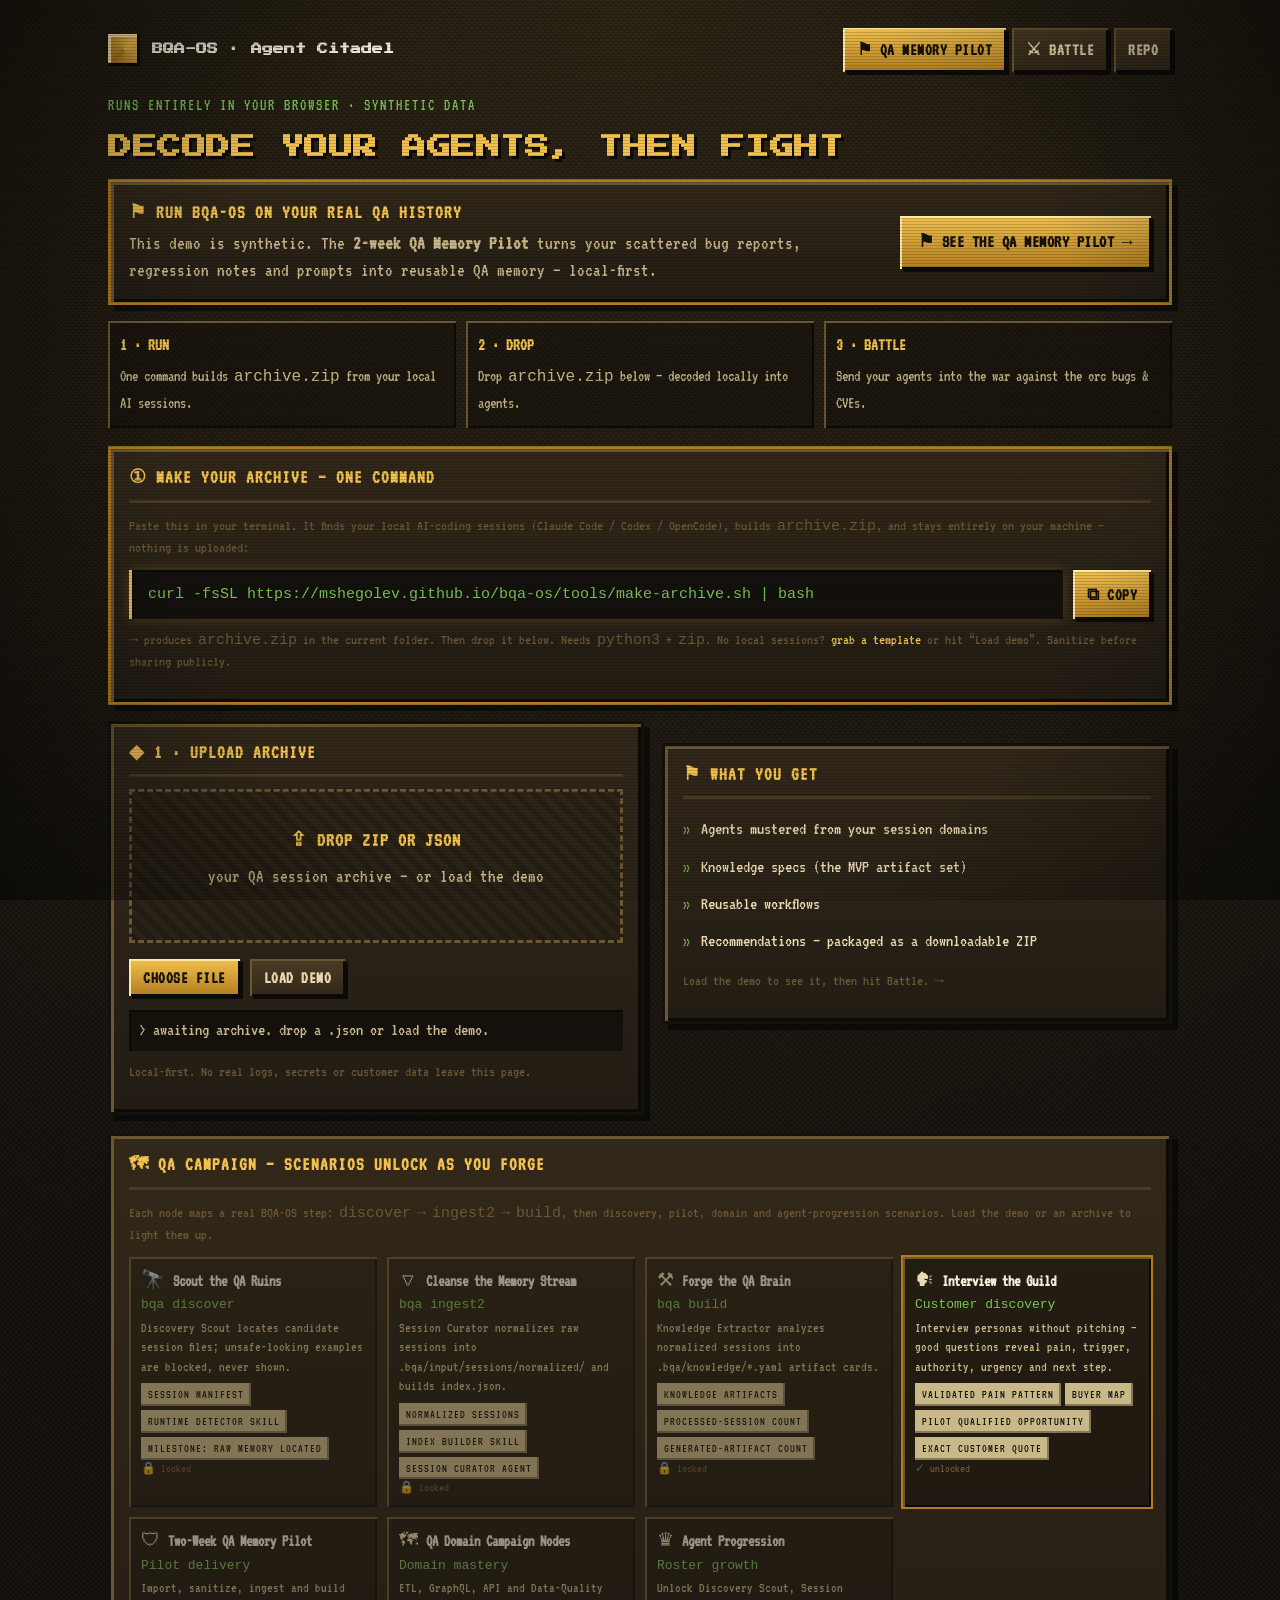
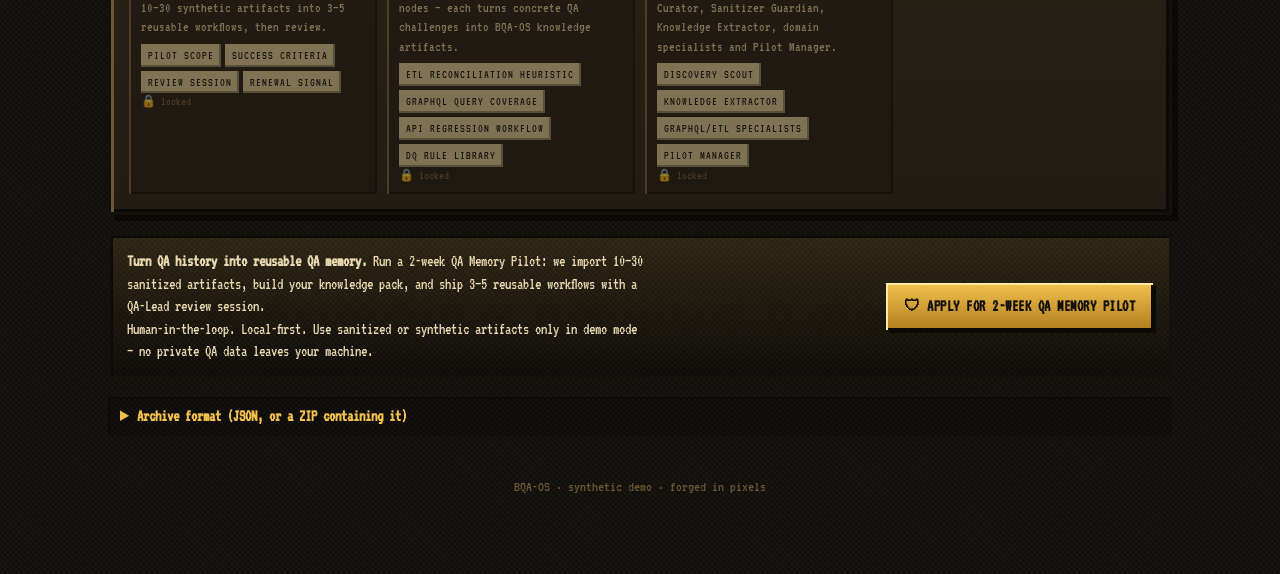
<file: docs/index.html>
<!doctype html>
<html lang="en">
<head>
  <meta charset="utf-8">
  <meta name="viewport" content="width=device-width, initial-scale=1">
  <title>BQA-OS · Agent Citadel</title>
  <meta name="description" content="Upload a ZIP/JSON archive, decode it locally into agents, skills and workflows, download the result as a ZIP, and send your agents into battle. No backend, synthetic data.">
  <link rel="icon" type="image/svg+xml" href="assets/favicon.svg">
  <link rel="stylesheet" href="assets/pixel.css">
  <style>
    .steps3 { display: grid; gap: 10px; grid-template-columns: 1fr; margin: 8px 0 18px; }
    @media (min-width: 720px) { .steps3 { grid-template-columns: repeat(3, 1fr); } }
    .step3 { background: rgba(0,0,0,.25); padding: 12px; box-shadow: inset 2px 2px 0 var(--bevel-light), inset -2px -2px 0 var(--bevel-dark); }
    .step3 b { font-family: var(--font-body); font-weight:700; text-transform:uppercase; font-size: 17px; color: var(--gold); display: block; margin-bottom: 6px; }
    .step3 small { font-size: 16px; color: var(--parchment-dim); }

    .cmd-hero { border-color: var(--gold-deep); }
    .cmd-row { display: flex; gap: 10px; align-items: stretch; flex-wrap: wrap; margin: 6px 0; }
    .cmd-row pre { flex: 1 1 280px; min-width: 0; margin: 0; background: #14110d; color: var(--forest-bright); padding: 14px 16px; font-size: 15px; line-height: 1.4; overflow-x: auto; box-shadow: inset 2px 2px 0 var(--bevel-dark), 0 0 12px rgba(242,193,78,.22); border-left: var(--px) solid var(--gold); }
    .cmd-row .btn { white-space: nowrap; align-self: stretch; }

    .dropzone { border: var(--px) dashed var(--stone-500); background: repeating-linear-gradient(45deg, rgba(0,0,0,.18) 0 6px, transparent 6px 12px);
      padding: 34px 18px; text-align: center; cursor: pointer; transition: background .08s steps(2); }
    .dropzone .big { font-family: var(--font-body); font-weight:700; letter-spacing:1px; font-size: 20px; color: var(--gold); margin-bottom: 10px; }
    .dropzone.over { background: rgba(123,196,90,.18); border-color: var(--forest-bright); }
    .controls { display: flex; gap: 10px; flex-wrap: wrap; margin-top: 16px; }
    #status { font-size: 18px; margin-top: 14px; color: var(--parchment-dim); background: var(--stone-900); padding: 8px 10px; box-shadow: inset 2px 2px 0 var(--bevel-dark); word-break: break-word; }
    .legend { font-size: 15px; color: var(--stone-500); margin-top: 10px; }

    .deck { display: grid; grid-template-columns: 1fr; gap: 18px; }
    @media (min-width: 880px) { .deck { grid-template-columns: 1.05fr 1fr; align-items: start; } }
    .units { display: grid; grid-template-columns: 1fr; gap: 10px; }
    @media (min-width: 520px) { .units { grid-template-columns: 1fr 1fr; } }
    .unit { display: flex; gap: 10px; align-items: center; background: rgba(0,0,0,.22); padding: 8px; box-shadow: inset 2px 2px 0 var(--bevel-light), inset -2px -2px 0 var(--bevel-dark); }
    .unit-portrait { width: 44px; height: 44px; flex: 0 0 44px; display: grid; place-items: center; background: linear-gradient(180deg, var(--unit, var(--gold)), rgba(0,0,0,.5)); box-shadow: inset -3px -3px 0 var(--bevel-dark), inset 3px 3px 0 rgba(255,255,255,.25); font-size: 22px; color: var(--stone-900); }
    .unit-body { flex: 1; min-width: 0; }
    .unit-body b { font-family: var(--font-body); font-weight:700; font-size: 16px; color: var(--bone); display: block; word-break: break-all; }
    .unit-role { font-size: 16px; color: var(--parchment-dim); margin: 2px 0 6px; }
    ul.loot, ul.recs { list-style: none; padding: 0; margin: 0; }
    ul.loot li { padding: 6px 4px; border-bottom: 2px solid rgba(0,0,0,.3); font-size: 18px; }
    ul.recs li { padding: 6px 0 6px 18px; position: relative; font-size: 18px; color: var(--parchment); }
    ul.recs li::before { content: "»"; position: absolute; left: 0; color: var(--forest-bright); }
    #results { display: none; }
    #to-field { font-size: 11px; }

    details.help { margin-top: 18px; background: rgba(0,0,0,.2); padding: 8px 12px; box-shadow: inset 2px 2px 0 var(--bevel-dark); }
    details.help summary { cursor: pointer; font-family: var(--font-body); font-weight:700; font-size: 16px; color: var(--gold); }
    details.help pre { background: var(--stone-900); color: var(--forest-bright); padding: 12px; overflow-x: auto; font-size: 15px; }
    .domains { display: flex; flex-wrap: wrap; gap: 6px; margin: 8px 0; }

    /* ---- processing pipeline viewer (issue #43) ---- */
    .forge-pipeline { display: grid; grid-template-columns: repeat(auto-fit, minmax(150px, 1fr)); gap: 8px; margin: 6px 0; }
    .pstage { background: rgba(0,0,0,.28); padding: 9px 10px; box-shadow: inset 2px 2px 0 var(--bevel-dark); position: relative; transition: background .15s steps(2); }
    .pstage .pg { font-size: 18px; color: var(--stone-500); }
    .pstage b { display: block; font-family: var(--font-body); font-weight: 700; text-transform: uppercase; font-size: 14px; color: var(--stone-500); margin: 2px 0; }
    .pstage small { font-size: 13px; color: var(--parchment-dim); }
    .pstage.active { background: rgba(242,193,78,.12); }
    .pstage.active .pg, .pstage.active b { color: var(--gold); }
    .pstage.done { background: rgba(123,196,90,.12); }
    .pstage.done .pg { color: var(--forest-bright); }
    .pstage.done b { color: var(--bone); }
    .pstage.done .pg::after { content: " ✓"; color: var(--forest-bright); }
    @media (prefers-reduced-motion: reduce) { .pstage { transition: none; } }

    /* ---- QA Memory Score (issue #46) ---- */
    .scorecard { display: grid; gap: 12px; }
    @media (min-width: 640px) { .scorecard { grid-template-columns: 168px 1fr; align-items: start; } }
    .score-dial { display: grid; place-items: center; text-align: center; background: rgba(0,0,0,.28); padding: 14px; box-shadow: inset 2px 2px 0 var(--bevel-dark); }
    .score-num { font-family: var(--font-display); font-size: 46px; line-height: 1; color: var(--gold); }
    .score-num small { font-size: 18px; color: var(--stone-500); }
    .score-band { font-family: var(--font-body); font-weight: 700; font-size: 22px; letter-spacing: 1px; margin-top: 4px; }
    .score-band.ready { color: var(--forest-bright); } .score-band.notready { color: var(--gold-deep); }
    .score-bandlabel { font-size: 13px; color: var(--parchment-dim); margin-top: 4px; }
    .pilot-chip { font-size: 13px; margin-top: 8px; padding: 3px 8px; }
    .pilot-chip.ready { background: rgba(123,196,90,.2); color: var(--forest-bright); }
    .pilot-chip.notready { background: rgba(242,193,78,.16); color: var(--gold); }
    .dim-row { display: grid; grid-template-columns: 150px 1fr 38px; gap: 8px; align-items: center; padding: 3px 0; font-size: 15px; }
    .dim-row .dim-label { color: var(--parchment-dim); }
    .dim-bar { height: 10px; background: var(--stone-900); box-shadow: inset 2px 2px 0 var(--bevel-dark); }
    .dim-bar span { display: block; height: 100%; background: linear-gradient(90deg, var(--gold-deep), var(--gold)); }
    .dim-row .dim-val { text-align: right; color: var(--bone); }
    .score-meta { display: flex; gap: 14px; flex-wrap: wrap; margin-top: 8px; font-size: 15px; }
    .score-meta b { color: var(--gold); }
    ul.weak { list-style: none; padding: 0; margin: 8px 0 0; }
    ul.weak li { padding: 5px 0 5px 18px; position: relative; font-size: 16px; color: var(--parchment); }
    ul.weak li::before { content: "▼"; position: absolute; left: 0; color: var(--blood); font-size: 12px; top: 7px; }
    .next-action { margin-top: 8px; padding: 8px 10px; background: rgba(242,193,78,.1); box-shadow: inset 2px 2px 0 var(--bevel-dark); font-size: 16px; }
    .next-action b { color: var(--gold); }

    /* ---- campaign scenario map (issue #44) ---- */
    .campaign { display: grid; grid-template-columns: repeat(auto-fill, minmax(220px, 1fr)); gap: 10px; }
    .node { background: rgba(0,0,0,.25); padding: 11px 12px; box-shadow: inset 2px 2px 0 var(--bevel-light), inset -2px -2px 0 var(--bevel-dark); opacity: .55; }
    .node.on { opacity: 1; box-shadow: inset 2px 2px 0 var(--bevel-light), inset -2px -2px 0 var(--bevel-dark), 0 0 0 2px var(--gold-deep); }
    .node-head { display: flex; align-items: baseline; gap: 8px; }
    .node-head .ng { font-size: 19px; }
    .node-head b { font-family: var(--font-body); font-weight: 700; font-size: 16px; color: var(--bone); }
    .node-maps { font-size: 13px; color: var(--forest-bright); margin: 2px 0; font-family: monospace; }
    .node-blurb { font-size: 14px; color: var(--parchment-dim); margin: 4px 0; }
    .node-unlocks { display: flex; flex-wrap: wrap; gap: 4px; margin-top: 6px; }
    .node-unlocks .chip { font-size: 12px; }
    .node .lock { font-size: 12px; color: var(--stone-500); }

    .pilot-cta { display: flex; flex-wrap: wrap; gap: 10px; align-items: center; justify-content: space-between;
      background: linear-gradient(180deg, rgba(242,193,78,.12), rgba(0,0,0,.2)); padding: 14px 16px; box-shadow: inset 2px 2px 0 var(--bevel-dark); }
    .pilot-cta p { margin: 0; max-width: 520px; font-size: 16px; color: var(--parchment); }
    .pilot-cta .btn.primary-cta { font-size: 16px; padding: 12px 18px; }
    .privacy-note { font-size: 14px; color: var(--stone-500); margin-top: 6px; }
  </style>
</head>
<body>
  <div class="wrap">
    <div class="topbar">
      <div class="brand"><div class="sigil pixel"></div><b>BQA-OS · Agent Citadel</b></div>
      <nav class="nav">
        <a class="btn" href="pilot.html">⚑ QA Memory Pilot</a>
        <a class="btn secondary" href="game.html">⚔ Battle</a>
        <a class="btn secondary" href="https://github.com/mshegolev/bqa-os">Repo</a>
      </nav>
    </div>

    <p class="eyebrow">Runs entirely in your browser · synthetic data</p>
    <h1>Decode your agents, then fight</h1>

    <section class="panel" style="border-color: var(--gold-deep); margin: 0 0 16px; display:flex; gap:14px; flex-wrap:wrap; align-items:center; justify-content:space-between">
      <div style="flex:1 1 320px; min-width:0">
        <div class="panel-title" style="border:0; margin:0 0 4px; padding:0">⚑ Run BQA-OS on your real QA history</div>
        <p style="margin:0">This demo is synthetic. The <b>2-week QA Memory Pilot</b> turns your scattered bug reports, regression notes and prompts into reusable QA memory — local-first.</p>
      </div>
      <a class="btn" href="pilot.html" style="font-size:18px; padding:14px 18px; white-space:nowrap">⚑ See the QA Memory Pilot →</a>
    </section>

    <div class="steps3">
      <div class="step3"><b>1 · Run</b><small>One command builds <code>archive.zip</code> from your local AI sessions.</small></div>
      <div class="step3"><b>2 · Drop</b><small>Drop <code>archive.zip</code> below — decoded locally into agents.</small></div>
      <div class="step3"><b>3 · Battle</b><small>Send your agents into the war against the orc bugs &amp; CVEs.</small></div>
    </div>

    <section class="panel cmd-hero" style="margin:0 0 16px">
      <div class="panel-title">① Make your archive — one command</div>
      <p class="legend">Paste this in your terminal. It finds your local AI-coding sessions (Claude&nbsp;Code / Codex / OpenCode), builds <code>archive.zip</code>, and stays entirely on your machine — nothing is uploaded:</p>
      <div class="cmd-row">
        <pre id="cmd">curl -fsSL https://mshegolev.github.io/bqa-os/tools/make-archive.sh | bash</pre>
        <button class="btn" id="copy-cmd" onclick="navigator.clipboard.writeText(document.getElementById('cmd').textContent.trim()).then(()=>{this.textContent='Copied ✓';setTimeout(()=>{this.textContent='⧉ Copy'},1500)})">⧉ Copy</button>
      </div>
      <p class="legend">→ produces <code>archive.zip</code> in the current folder. Then drop it below. Needs <code>python3</code> + <code>zip</code>. No local sessions? <a href="fixtures/demo-archive.json" download>grab a template</a> or hit “Load demo”. Sanitize before sharing publicly.</p>
    </section>

    <div class="deck">
      <section class="panel">
        <div class="panel-title">◆ 1 · Upload archive</div>
        <div class="dropzone" id="drop">
          <div class="big">⇪ DROP ZIP OR JSON</div>
          <p>your QA session archive — or load the demo</p>
          <input type="file" id="file" accept=".zip,.json,application/zip,application/json" hidden>
        </div>
        <div class="controls">
          <button class="btn" id="pick">Choose file</button>
          <button class="btn secondary" id="demo">Load demo</button>
        </div>
        <div id="status" role="status" aria-live="polite">&gt; awaiting archive.</div>
        <p class="legend">Local-first. No real logs, secrets or customer data leave this page.</p>
      </section>

      <section class="panel" id="empty">
        <div class="panel-title">⚑ What you get</div>
        <ul class="recs">
          <li>Agents mustered from your session domains</li>
          <li>Knowledge specs (the MVP artifact set)</li>
          <li>Reusable workflows</li>
          <li>Recommendations — packaged as a downloadable ZIP</li>
        </ul>
        <p class="legend">Load the demo to see it, then hit Battle. →</p>
      </section>

      <section id="results">
        <section class="panel" id="pipeline-panel">
          <div class="panel-title">⚙ Forge pipeline — raw sessions → QA system</div>
          <div class="forge-pipeline" id="pipeline" role="status" aria-live="polite"></div>
        </section>
        <section class="panel" id="score-panel">
          <div class="panel-title">★ QA Memory Score</div>
          <div class="scorecard" id="scorecard"></div>
          <p class="next-action" id="next-action"></p>
        </section>
        <section class="panel">
          <div class="panel-title">⚔ 2 · Your agents <span class="chip">from <span id="source-name">—</span></span></div>
          <div class="units" id="agents"></div>
          <div class="controls">
            <button class="btn" id="download" disabled>⬇ Download agents.zip</button>
            <a class="btn" id="to-field" href="game.html" style="display:none">⚔ 3 · Send agents to battle</a>
          </div>
        </section>
        <section class="panel"><div class="panel-title">⚑ Workflows</div><ul class="loot" id="workflows"></ul></section>
        <section class="panel"><div class="panel-title">◆ Knowledge specs</div><ul class="loot" id="specs"></ul></section>
        <section class="panel"><div class="panel-title">✦ Recommendations</div><ul class="recs" id="recs"></ul></section>
      </section>
    </div>

    <section class="panel" id="campaign-panel" style="margin-top:18px">
      <div class="panel-title">🗺 QA campaign — scenarios unlock as you forge</div>
      <p class="legend">Each node maps a real BQA-OS step: <code>discover</code> → <code>ingest2</code> → <code>build</code>, then discovery, pilot, domain and agent-progression scenarios. Load the demo or an archive to light them up.</p>
      <div class="campaign" id="campaign"></div>
    </section>

    <section class="panel pilot-cta" id="pilot-cta" style="margin-top:18px">
      <div>
        <p><b>Turn QA history into reusable QA memory.</b> Run a 2-week QA Memory Pilot: we import 10–30 sanitized artifacts, build your knowledge pack, and ship 3–5 reusable workflows with a QA-Lead review session.</p>
        <p class="privacy-note">Human-in-the-loop. Local-first. Use sanitized or synthetic artifacts only in demo mode — no private QA data leaves your machine.</p>
      </div>
      <a class="btn primary-cta" href="https://github.com/mshegolev/bqa-os/issues/new" target="_blank" rel="noopener">🛡 Apply for 2-week QA Memory Pilot</a>
    </section>

    <details class="help">
      <summary>Archive format (JSON, or a ZIP containing it)</summary>
      <p>A <code>sessions</code> array; each session has a <code>domain</code> (one of: <span class="domains"><span class="chip">etl</span><span class="chip">graphql</span><span class="chip">api</span><span class="chip">data_quality</span><span class="chip">bugs</span><span class="chip">prompts</span></span>) and some <code>text</code>.</p>
<pre>{ "sessions": [
  { "domain": "etl", "text": "airflow dag failure, reconciliation on parquet" },
  { "domain": "api", "text": "rest endpoint wrong http status, contract test" }
] }</pre>
      <p><a href="fixtures/demo-archive.json" download>⬇ Download a template archive</a> · <button class="btn secondary" id="demo2">Try the demo</button></p>
    </details>

    <footer class="foot">BQA-OS · synthetic demo · forged in pixels</footer>
  </div>

  <script src="assets/scorecard.js"></script>
  <script src="assets/campaign.js"></script>
  <script src="assets/upload.js"></script>
</body>
</html>
</file>
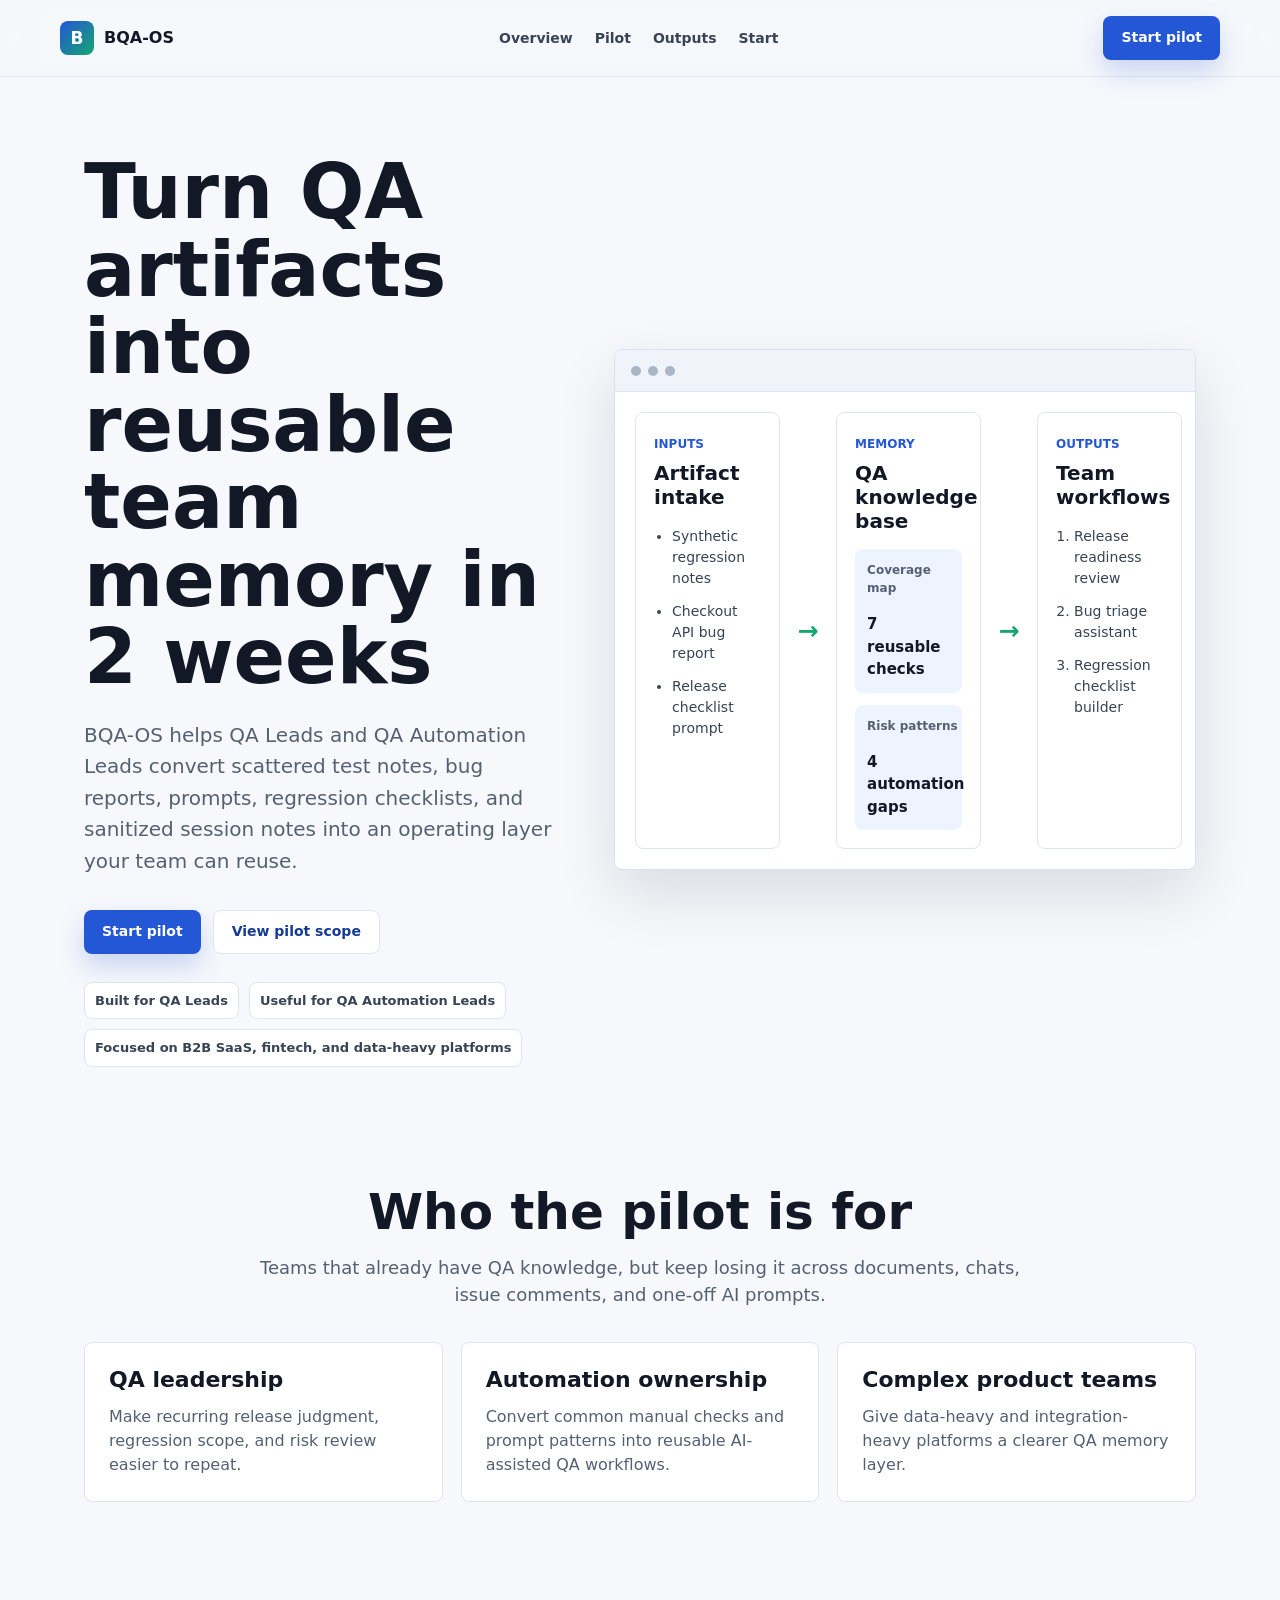
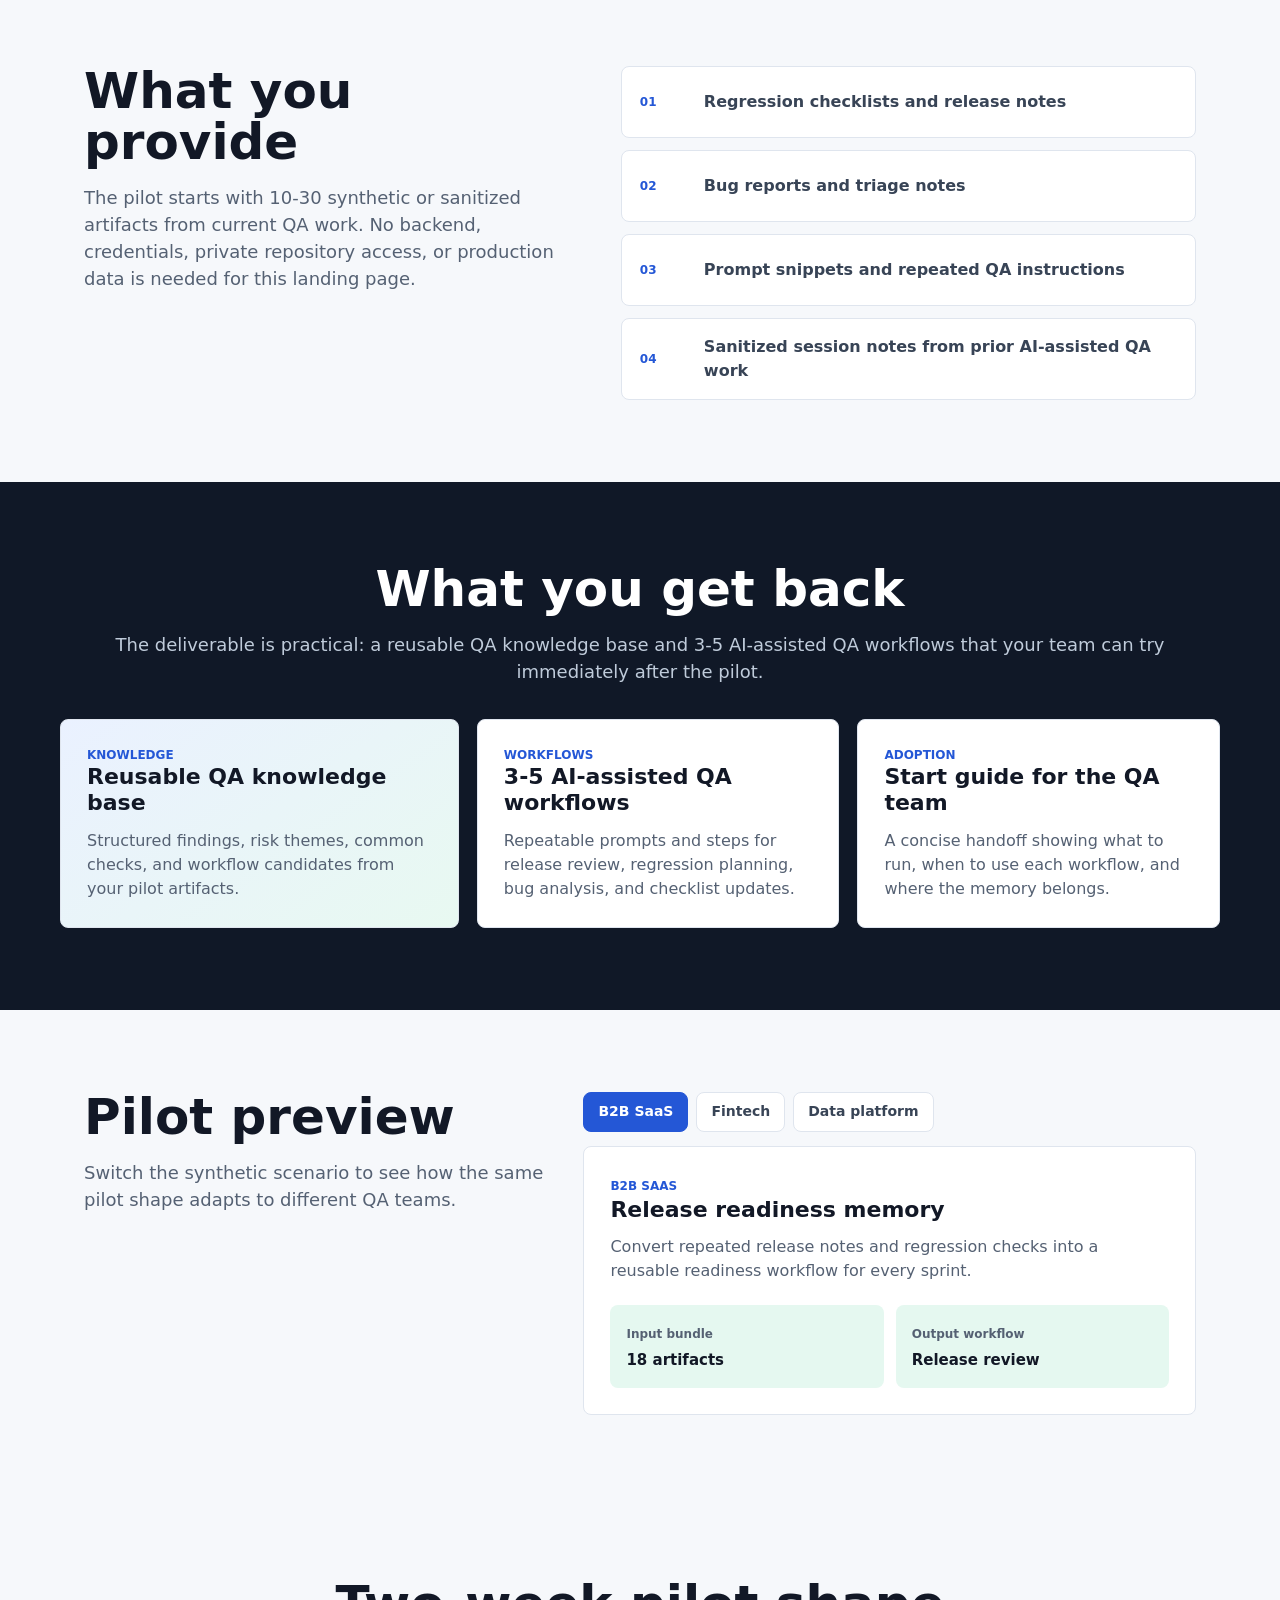
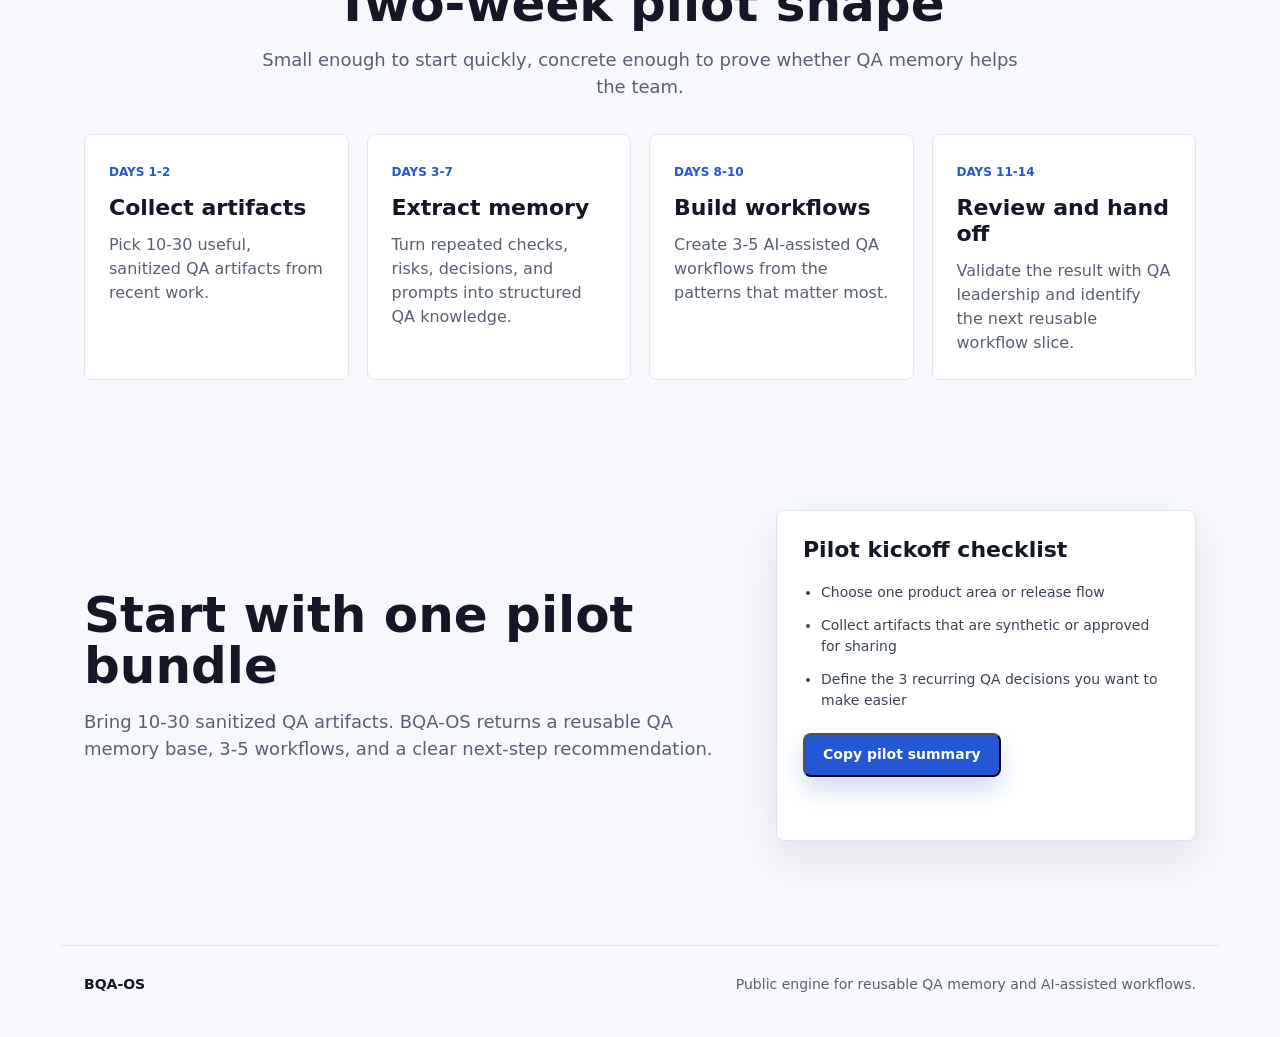
<file: site/pilot/index.html>
<!doctype html>
<html lang="en">
  <head>
    <meta charset="utf-8">
    <meta name="viewport" content="width=device-width, initial-scale=1">
    <title>BQA-OS 2-week QA Memory Pilot</title>
    <meta
      name="description"
      content="BQA-OS turns QA artifacts into reusable team memory and AI-assisted QA workflows during a focused 2-week pilot."
    >
    <link rel="stylesheet" href="styles.css">
    <script src="app.js" defer></script>
  </head>
  <body>
    <header class="site-header" aria-label="Primary navigation">
      <a class="brand" href="#top" aria-label="BQA-OS home">
        <span class="brand-mark" aria-hidden="true">B</span>
        <span>BQA-OS</span>
      </a>
      <nav class="nav-links" aria-label="Page sections">
        <a href="#overview">Overview</a>
        <a href="#pilot">Pilot</a>
        <a href="#outputs">Outputs</a>
        <a href="#start">Start</a>
      </nav>
      <a class="nav-cta" href="#start">Start pilot</a>
    </header>

    <main id="top">
      <section class="hero" id="overview">
        <div class="hero-copy">
          <h1>Turn QA artifacts into reusable team memory in 2 weeks</h1>
          <p>
            BQA-OS helps QA Leads and QA Automation Leads convert scattered test notes, bug reports,
            prompts, regression checklists, and sanitized session notes into an operating layer your team can reuse.
          </p>
          <div class="hero-actions" aria-label="Pilot actions">
            <a class="button button-primary" href="#start">Start pilot</a>
            <a class="button button-secondary" href="#pilot">View pilot scope</a>
          </div>
          <ul class="fit-list" aria-label="Target buyer fit">
            <li>Built for QA Leads</li>
            <li>Useful for QA Automation Leads</li>
            <li>Focused on B2B SaaS, fintech, and data-heavy platforms</li>
          </ul>
        </div>

        <aside class="hero-visual" aria-label="Synthetic BQA-OS workflow preview">
          <div class="browser-shell">
            <div class="browser-bar" aria-hidden="true">
              <span></span>
              <span></span>
              <span></span>
            </div>
            <div class="workflow-grid">
              <div class="workflow-column intake">
                <span class="panel-label">Inputs</span>
                <h2>Artifact intake</h2>
                <ul>
                  <li>Synthetic regression notes</li>
                  <li>Checkout API bug report</li>
                  <li>Release checklist prompt</li>
                </ul>
              </div>
              <div class="workflow-arrow" aria-hidden="true">→</div>
              <div class="workflow-column knowledge">
                <span class="panel-label">Memory</span>
                <h2>QA knowledge base</h2>
                <div class="knowledge-card">
                  <span>Coverage map</span>
                  <strong>7 reusable checks</strong>
                </div>
                <div class="knowledge-card">
                  <span>Risk patterns</span>
                  <strong>4 automation gaps</strong>
                </div>
              </div>
              <div class="workflow-arrow" aria-hidden="true">→</div>
              <div class="workflow-column workflows">
                <span class="panel-label">Outputs</span>
                <h2>Team workflows</h2>
                <ol>
                  <li>Release readiness review</li>
                  <li>Bug triage assistant</li>
                  <li>Regression checklist builder</li>
                </ol>
              </div>
            </div>
          </div>
        </aside>
      </section>

      <section class="section section-tight" aria-labelledby="who-title">
        <div class="section-heading">
          <h2 id="who-title">Who the pilot is for</h2>
          <p>
            Teams that already have QA knowledge, but keep losing it across documents, chats, issue comments,
            and one-off AI prompts.
          </p>
        </div>
        <div class="audience-grid">
          <article>
            <h3>QA leadership</h3>
            <p>Make recurring release judgment, regression scope, and risk review easier to repeat.</p>
          </article>
          <article>
            <h3>Automation ownership</h3>
            <p>Convert common manual checks and prompt patterns into reusable AI-assisted QA workflows.</p>
          </article>
          <article>
            <h3>Complex product teams</h3>
            <p>Give data-heavy and integration-heavy platforms a clearer QA memory layer.</p>
          </article>
        </div>
      </section>

      <section class="section split-section" id="pilot" aria-labelledby="pilot-title">
        <div class="section-heading align-left">
          <h2 id="pilot-title">What you provide</h2>
          <p>
            The pilot starts with 10-30 synthetic or sanitized artifacts from current QA work. No backend,
            credentials, private repository access, or production data is needed for this landing page.
          </p>
        </div>
        <div class="input-stack" aria-label="Pilot input types">
          <div class="input-row">
            <span>01</span>
            <p>Regression checklists and release notes</p>
          </div>
          <div class="input-row">
            <span>02</span>
            <p>Bug reports and triage notes</p>
          </div>
          <div class="input-row">
            <span>03</span>
            <p>Prompt snippets and repeated QA instructions</p>
          </div>
          <div class="input-row">
            <span>04</span>
            <p>Sanitized session notes from prior AI-assisted QA work</p>
          </div>
        </div>
      </section>

      <section class="section output-section" id="outputs" aria-labelledby="outputs-title">
        <div class="section-heading">
          <h2 id="outputs-title">What you get back</h2>
          <p>
            The deliverable is practical: a reusable QA knowledge base and 3-5 AI-assisted QA workflows
            that your team can try immediately after the pilot.
          </p>
        </div>
        <div class="output-grid">
          <article class="output-card primary-output">
            <div class="card-topline">Knowledge</div>
            <h3>Reusable QA knowledge base</h3>
            <p>Structured findings, risk themes, common checks, and workflow candidates from your pilot artifacts.</p>
          </article>
          <article class="output-card">
            <div class="card-topline">Workflows</div>
            <h3>3-5 AI-assisted QA workflows</h3>
            <p>Repeatable prompts and steps for release review, regression planning, bug analysis, and checklist updates.</p>
          </article>
          <article class="output-card">
            <div class="card-topline">Adoption</div>
            <h3>Start guide for the QA team</h3>
            <p>A concise handoff showing what to run, when to use each workflow, and where the memory belongs.</p>
          </article>
        </div>
      </section>

      <section class="section demo-section" aria-labelledby="demo-title">
        <div class="section-heading align-left">
          <h2 id="demo-title">Pilot preview</h2>
          <p>Switch the synthetic scenario to see how the same pilot shape adapts to different QA teams.</p>
        </div>
        <div class="demo-layout">
          <div class="scenario-tabs" role="group" aria-label="Synthetic buyer scenario">
            <button class="scenario-button is-active" type="button" aria-pressed="true">B2B SaaS</button>
            <button class="scenario-button" type="button" aria-pressed="false">Fintech</button>
            <button class="scenario-button" type="button" aria-pressed="false">Data platform</button>
          </div>
          <div class="demo-card" aria-live="polite">
            <span class="panel-label" id="scenario-label">B2B SaaS</span>
            <h3 id="scenario-title">Release readiness memory</h3>
            <p id="scenario-copy">
              Convert repeated release notes and regression checks into a reusable readiness workflow for every sprint.
            </p>
            <div class="mini-report" aria-label="Synthetic demo screenshot">
              <div>
                <span>Input bundle</span>
                <strong id="scenario-inputs">18 artifacts</strong>
              </div>
              <div>
                <span>Output workflow</span>
                <strong id="scenario-output">Release review</strong>
              </div>
            </div>
          </div>
        </div>
      </section>

      <section class="section timeline-section" aria-labelledby="timeline-title">
        <div class="section-heading">
          <h2 id="timeline-title">Two-week pilot shape</h2>
          <p>Small enough to start quickly, concrete enough to prove whether QA memory helps the team.</p>
        </div>
        <div class="timeline">
          <article>
            <span>Days 1-2</span>
            <h3>Collect artifacts</h3>
            <p>Pick 10-30 useful, sanitized QA artifacts from recent work.</p>
          </article>
          <article>
            <span>Days 3-7</span>
            <h3>Extract memory</h3>
            <p>Turn repeated checks, risks, decisions, and prompts into structured QA knowledge.</p>
          </article>
          <article>
            <span>Days 8-10</span>
            <h3>Build workflows</h3>
            <p>Create 3-5 AI-assisted QA workflows from the patterns that matter most.</p>
          </article>
          <article>
            <span>Days 11-14</span>
            <h3>Review and hand off</h3>
            <p>Validate the result with QA leadership and identify the next reusable workflow slice.</p>
          </article>
        </div>
      </section>

      <section class="final-cta" id="start" aria-labelledby="start-title">
        <div>
          <h2 id="start-title">Start with one pilot bundle</h2>
          <p>
            Bring 10-30 sanitized QA artifacts. BQA-OS returns a reusable QA memory base,
            3-5 workflows, and a clear next-step recommendation.
          </p>
        </div>
        <div class="start-panel">
          <h3>Pilot kickoff checklist</h3>
          <ul>
            <li>Choose one product area or release flow</li>
            <li>Collect artifacts that are synthetic or approved for sharing</li>
            <li>Define the 3 recurring QA decisions you want to make easier</li>
          </ul>
          <button class="button button-primary" type="button" id="copy-summary">Copy pilot summary</button>
          <p class="copy-status" id="copy-status" role="status"></p>
        </div>
      </section>
    </main>

    <footer class="site-footer">
      <span>BQA-OS</span>
      <span>Public engine for reusable QA memory and AI-assisted workflows.</span>
    </footer>
  </body>
</html>
</file>
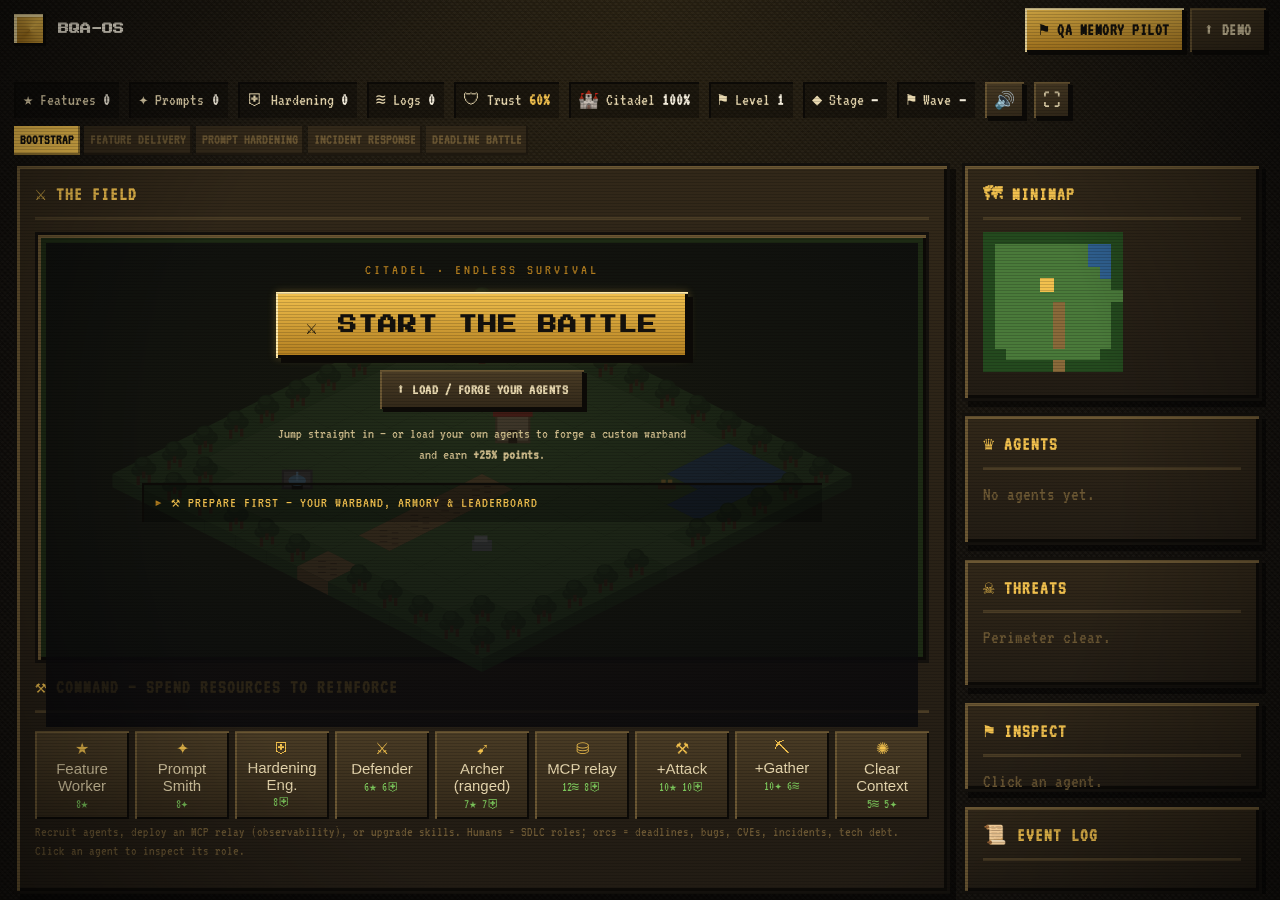
<file: docs/game.html>
<!doctype html>
<html lang="en">
<head>
  <meta charset="utf-8">
  <meta name="viewport" content="width=device-width, initial-scale=1">
  <title>BQA-OS · CITADEL: The Release War</title>
  <meta name="description" content="A retro-fantasy RTS demo that visualizes the SDLC/security workflow: human agents build, gather and defend while green-orc threats (bugs, CVEs, incidents, the Deadline Warlord) attack. Demo logs drive the battle. Static, synthetic, no backend.">
  <link rel="icon" type="image/svg+xml" href="assets/favicon.svg">
  <link rel="stylesheet" href="assets/pixel.css">
  <style>
    /* ---- single-viewport fit: everything in the open window, no page scroll ---- */
    html, body { height: 100%; }
    body { overflow: hidden; }
    .wrap { max-width: 1320px; height: 100vh; display: flex; flex-direction: column; gap: 8px; padding: 8px 14px 6px; box-sizing: border-box; }
    .resbar { margin: 0 !important; }
    .timeline { margin: 0 !important; }
    .foot { display: none; }

    .layout { display: grid; gap: 12px; grid-template-columns: 1fr; grid-template-rows: minmax(0, 1fr); flex: 1; min-height: 0; }
    @media (min-width: 1000px) { .layout { grid-template-columns: 1fr 304px; align-items: stretch; } }
    .layout > section.panel { min-height: 0; display: flex; flex-direction: column; overflow: hidden; }
    .layout > div { min-height: 0; overflow-y: auto; display: flex; flex-direction: column; gap: 12px; padding-right: 4px; }
    .layout > div .panel { margin: 0; }

    .resbar { display: flex; gap: 10px; flex-wrap: wrap; margin-bottom: 10px; font-size: 17px; }
    .resbar .r { background: rgba(0,0,0,.3); padding: 6px 9px; box-shadow: inset 2px 2px 0 var(--bevel-dark); }
    .resbar b { color: var(--bone); }

    .timeline { display: flex; gap: 4px; flex-wrap: wrap; margin-bottom: 10px; }
    .phase { font-family: var(--font-body); font-weight:700; text-transform:uppercase; font-size: 14px; padding: 5px 6px; background: var(--stone-700); color: var(--stone-500); box-shadow: inset -2px -2px 0 rgba(0,0,0,.4); }
    .phase.on { background: var(--gold); color: var(--stone-900); }

    .stage { background: #1d2a14; padding: 8px; border: var(--px) solid var(--stone-900); box-shadow: inset 3px 3px 0 var(--bevel-light), inset -3px -3px 0 var(--bevel-dark); position: relative; flex: 1; min-height: 0; display: grid; }
    canvas#field { grid-area: 1 / 1; width: 100%; height: 100%; display: block; image-rendering: pixelated; cursor: pointer; }
    .start { grid-area: 1 / 1; position: relative; display: grid; align-content: start; justify-items: center; gap: 14px; text-align: center; background: radial-gradient(120% 90% at 50% 35%, rgba(20,17,13,.74), rgba(8,8,12,.92)); overflow: auto; padding: 16px; }
    .start h2 { color: var(--gold); }

    /* ---- start screen: clear primary CTA ---- */
    .start-hero { display: grid; justify-items: center; gap: 12px; max-width: 540px; }
    .start-kicker { font-family: var(--font-body); text-transform: uppercase; letter-spacing: 3px; font-size: 15px; color: var(--gold-deep); margin: 0; }
    .cta-battle {
      font-family: var(--font-display); font-size: 19px; line-height: 1.4; padding: 20px 30px; letter-spacing: 1px;
      box-shadow: inset 2px 2px 0 #ffe9a8, inset -3px -3px 0 var(--bevel-dark), 5px 5px 0 var(--bevel-dark), 0 0 8px rgba(242,193,78,.30);
      animation: cta-pulse 1.9s ease-in-out infinite;
    }
    .cta-battle:hover { filter: brightness(1.12); }
    .cta-battle:active { animation: none; }
    @keyframes cta-pulse {
      0%, 100% { transform: scale(1); box-shadow: inset 2px 2px 0 #ffe9a8, inset -3px -3px 0 var(--bevel-dark), 5px 5px 0 var(--bevel-dark), 0 0 8px rgba(242,193,78,.30); }
      50% { transform: scale(1.035); box-shadow: inset 2px 2px 0 #ffe9a8, inset -3px -3px 0 var(--bevel-dark), 5px 5px 0 var(--bevel-dark), 0 0 30px rgba(242,193,78,.8); }
    }
    @media (prefers-reduced-motion: reduce) { .cta-battle { animation: none; } }
    .cta-load { font-size: 15px; padding: 9px 16px; }
    .start-sub { font-size: 15px; color: var(--parchment-dim); max-width: 430px; margin: 2px 0 0; }
    .start-prep { width: 100%; max-width: 680px; margin-top: 4px; text-align: left; background: rgba(0,0,0,.28); box-shadow: inset 2px 2px 0 var(--bevel-dark); }
    .start-prep > summary { cursor: pointer; list-style: none; padding: 9px 12px; font-family: var(--font-body); text-transform: uppercase; letter-spacing: 1px; font-size: 15px; color: var(--gold); user-select: none; }
    .start-prep > summary::-webkit-details-marker { display: none; }
    .start-prep > summary::before { content: "▸ "; color: var(--gold-deep); }
    .start-prep[open] > summary::before { content: "▾ "; }
    .start-prep[open] > summary { border-bottom: 2px solid rgba(0,0,0,.3); }
    .prep-grid { padding: 12px; display: grid; gap: 14px; }

    .mini { display: flex; gap: 7px; align-items: center; padding: 4px 0; border-bottom: 2px solid rgba(0,0,0,.28); }
    .mini .sw { width: 15px; height: 15px; flex: 0 0 15px; display: grid; place-items: center; font-size: 9px; color: #14110d; box-shadow: inset -2px -2px 0 rgba(0,0,0,.4); }
    .mini small { font-size: 14px; color: var(--parchment-dim); }

    .eventlog { max-height: 200px; overflow: auto; font-size: 15px; }
    .ev { padding: 3px 0; color: var(--parchment-dim); border-bottom: 1px solid rgba(0,0,0,.2); }
    .ev.sev-high { color: var(--gold); } .ev.sev-critical { color: var(--blood); }

    #inspect { min-height: 90px; } .hint { font-size: 14px; color: var(--stone-500); }
    #inspect .str, #inspect .str b { font-size: 16px; color: var(--forest-bright); }
    #inspect .wk, #inspect .wk b { font-size: 16px; color: var(--blood); }

    #modal { display: none; position: fixed; inset: 0; place-content: center; background: rgba(8,8,12,.8); z-index: 50; padding: 16px; }
    .modal-card { background: linear-gradient(180deg,var(--stone-700),var(--stone-800)); border: var(--px) solid var(--stone-900); box-shadow: inset 3px 3px 0 var(--bevel-light), inset -3px -3px 0 var(--bevel-dark), 8px 8px 0 rgba(0,0,0,.5); padding: 22px; max-width: 460px; }
    .modal-card h2 { color: var(--gold); } .stats { list-style: none; padding: 0; margin: 12px 0; }
    .stats li { padding: 5px 0 5px 16px; position: relative; font-size: 18px; } .stats li::before { content: "◆"; position: absolute; left: 0; color: var(--forest-bright); }
    .lb { font-size: 15px; } .lb-box { margin-top: 6px; }
    .lb-row { display: flex; gap: 8px; padding: 3px 0; border-bottom: 1px solid rgba(0,0,0,.25); }
    .lb-rank { color: var(--gold); width: 30px; } .lb-waves { flex: 1; color: var(--bone); } .lb-date { color: var(--stone-500); }
    .newtop { color: var(--gold); font-size: 16px; }
    .lb-row.lead-in {
      animation: fly-to-1 1.1s cubic-bezier(.18,.9,.3,1.2) both;
      background: linear-gradient(90deg, rgba(242,193,78,.28), rgba(242,193,78,0));
    }
    @keyframes fly-to-1 {
      0%   { transform: translateY(120px) scale(.6); opacity: 0; box-shadow: 0 0 0 rgba(242,193,78,0); }
      60%  { transform: translateY(-10px) scale(1.12); opacity: 1; }
      80%  { transform: translateY(0) scale(1.04); box-shadow: 0 0 24px rgba(242,193,78,.85); }
      100% { transform: translateY(0) scale(1); box-shadow: 0 0 10px rgba(242,193,78,.4); }
    }
    .confetti-wrap { position: fixed; inset: 0; pointer-events: none; overflow: hidden; z-index: 60; }
    .confetti { position: absolute; top: -16px; width: 8px; height: 14px; opacity: .9; animation-name: confetti-fall; animation-timing-function: linear; animation-iteration-count: 1; animation-fill-mode: forwards; }
    @keyframes confetti-fall {
      0%   { transform: translateY(-20px) rotate(0deg); opacity: 1; }
      100% { transform: translateY(110vh) rotate(900deg); opacity: 0; }
    }
    @media (prefers-reduced-motion: reduce) {
      .lb-row.lead-in { animation: none; }
      .confetti-wrap { display: none; }
    }
    .archive-note { color: var(--forest-bright); font-size: 17px; background: rgba(123,196,90,.12); padding: 6px 10px; }
    .armory-box { max-width: 380px; margin: 0 auto; text-align: left; }
    .arm-pts { color: var(--gold); font-size: 16px; margin: 4px 0; }
    .arm-row { display: flex; gap: 8px; align-items: center; width: 100%; text-align: left; border: none; cursor: pointer; margin-bottom: 6px;
      padding: 7px; background: rgba(0,0,0,.25); color: var(--parchment); box-shadow: inset 2px 2px 0 var(--bevel-light), inset -2px -2px 0 var(--bevel-dark); }
    .arm-row:hover:not(:disabled) { filter: brightness(1.12); } .arm-row:disabled { opacity: .42; cursor: not-allowed; }
    .arm-g { width: 22px; height: 22px; flex: 0 0 22px; display: grid; place-items: center; color: var(--gold); }
    .arm-body { flex: 1; min-width: 0; } .arm-body b { font-size: 15px; color: var(--bone); display: block; } .arm-body small { font-size: 13px; color: var(--parchment-dim); }
    .arm-cost { font-size: 14px; color: var(--forest-bright); }

    .cmdgrid { display: grid; grid-template-columns: repeat(auto-fill, minmax(94px, 1fr)); gap: 6px; margin: 6px 0 4px; }
    .cmd { display: flex; flex-direction: column; align-items: center; gap: 2px; padding: 8px 4px; cursor: pointer; border: none;
      background: linear-gradient(180deg, var(--stone-600), var(--stone-700)); color: var(--parchment);
      box-shadow: inset 2px 2px 0 var(--bevel-light), inset -2px -2px 0 var(--bevel-dark); }
    .cmd:hover:not(:disabled) { filter: brightness(1.12); }
    .cmd:active:not(:disabled) { box-shadow: inset 2px 2px 0 var(--bevel-dark), inset -2px -2px 0 var(--bevel-light); }
    .cmd:disabled { opacity: .42; cursor: not-allowed; }
    .cmd-g { font-size: 16px; color: var(--gold); } .cmd-l { font-size: 15px; } .cmd-cost { font-family: var(--font-body); font-size: 13px; color: var(--forest-bright); }

    #stage:fullscreen { display: block; background: #14110d; padding: 0; width: 100vw; height: 100vh; }
    #stage:fullscreen canvas#field { width: 100%; height: 100%; }
  </style>
</head>
<body>
  <div class="wrap">
    <div class="topbar">
      <div class="brand"><div class="sigil pixel"></div><b>BQA-OS</b></div>
      <nav class="nav">
        <a class="btn" href="pilot.html">⚑ QA Memory Pilot</a>
        <a class="btn secondary" href="index.html">⬆ Demo</a>
      </nav>
    </div>

    <div class="resbar">
      <span class="r">★ Features <b id="r-features">0</b></span>
      <span class="r">✦ Prompts <b id="r-prompts">0</b></span>
      <span class="r">⛨ Hardening <b id="r-hardening">0</b></span>
      <span class="r">≋ Logs <b id="r-logs">0</b></span>
      <span class="r">🛡 Trust <b id="r-trust">60%</b></span>
      <span class="r">🏰 Citadel <b id="c-hp">100%</b></span>
      <span class="r">⚑ Level <b id="r-level">1</b></span>
      <span class="r">◆ Stage <b id="r-stage">—</b></span>
      <span class="r">⚑ Wave <b id="r-wave">—</b></span>
      <button class="btn secondary" id="mute" title="Toggle sound" style="padding:6px 9px">🔊</button>
      <button class="btn secondary" id="fs" title="Fullscreen" style="padding:6px 9px">⛶</button>
    </div>
    <div class="timeline" id="timeline"></div>

    <div class="layout">
      <section class="panel">
        <div class="panel-title">⚔ The Field</div>
        <div class="stage" id="stage">
          <canvas id="field"></canvas>
          <div class="start" id="start">
            <div class="start-hero">
              <p class="start-kicker">Citadel · endless survival</p>
              <button class="btn cta-battle" id="start-survival">⚔ Start the Battle</button>
              <a class="btn secondary cta-load" href="index.html">⬆ Load / forge your agents</a>
              <p class="start-sub">Jump straight in — or load your own agents to forge a custom warband and earn <b>+25%&nbsp;points</b>.</p>
            </div>
            <details class="start-prep" id="start-prep">
              <summary>⚒ Prepare first — your warband, armory &amp; leaderboard</summary>
              <div class="prep-grid">
                <div>
                  <div class="panel-title">★ Your warband</div>
                  <div id="warband" class="armory-box"></div>
                </div>
                <div class="armory-box">
                  <div class="panel-title">⚒ Armory — spend points</div>
                  <div class="armory" id="upgrades-start"></div>
                </div>
                <div class="lb-box">
                  <div class="panel-title">★ Leaderboard — waves survived</div>
                  <div class="lb" id="lb-start"></div>
                </div>
              </div>
            </details>
          </div>
        </div>
        <div class="panel-title" style="margin-top:12px">⚒ Command — spend resources to reinforce</div>
        <div class="cmdgrid" id="commands"></div>
        <p class="hint">Recruit agents, deploy an MCP relay (observability), or upgrade skills. Humans = SDLC roles; orcs = deadlines, bugs, CVEs, incidents, tech debt. Click an agent to inspect its role.</p>
      </section>

      <div>
        <section class="panel"><div class="panel-title">🗺 Minimap</div><canvas id="minimap" width="120" height="120" style="width:140px;max-width:100%;image-rendering:pixelated;background:#14110d;box-shadow:inset 2px 2px 0 var(--bevel-dark)"></canvas></section>
        <section class="panel"><div class="panel-title">♛ Agents</div><div id="unitpanel"></div></section>
        <section class="panel"><div class="panel-title">☠ Threats</div><div id="threatpanel"></div></section>
        <section class="panel" id="inspect"><div class="panel-title">⚑ Inspect</div><p class="muted">Click an agent.</p></section>
        <section class="panel"><div class="panel-title">📜 Event log</div><div class="eventlog" id="eventlog"></div></section>
      </div>
    </div>

    <footer class="foot">BQA-OS · synthetic demo · inspired by 90s fantasy RTS · humans vs orcs</footer>
  </div>

  <div id="modal"></div>

  <script src="assets/audio.js"></script>
  <script src="assets/game-logs.js?v=3"></script>
  <script src="assets/game.js?v=8"></script>
</body>
</html>
</file>
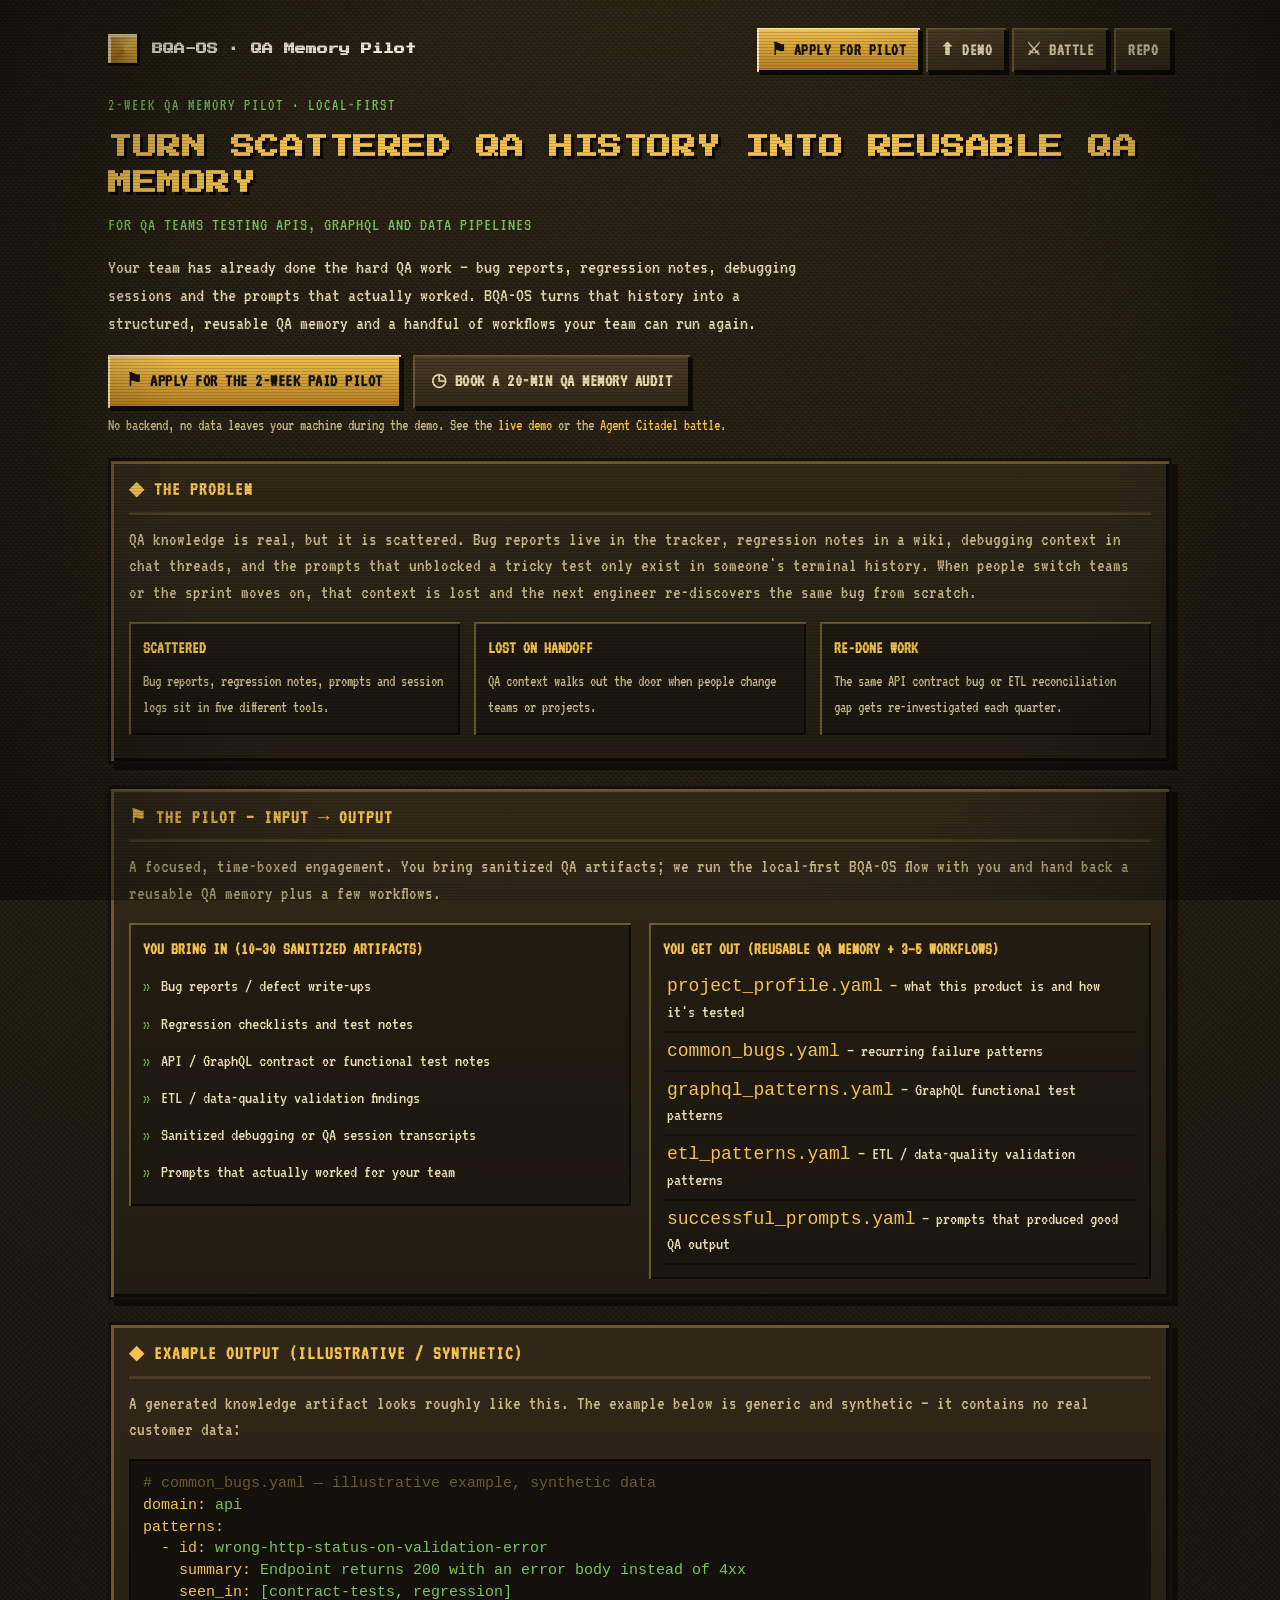
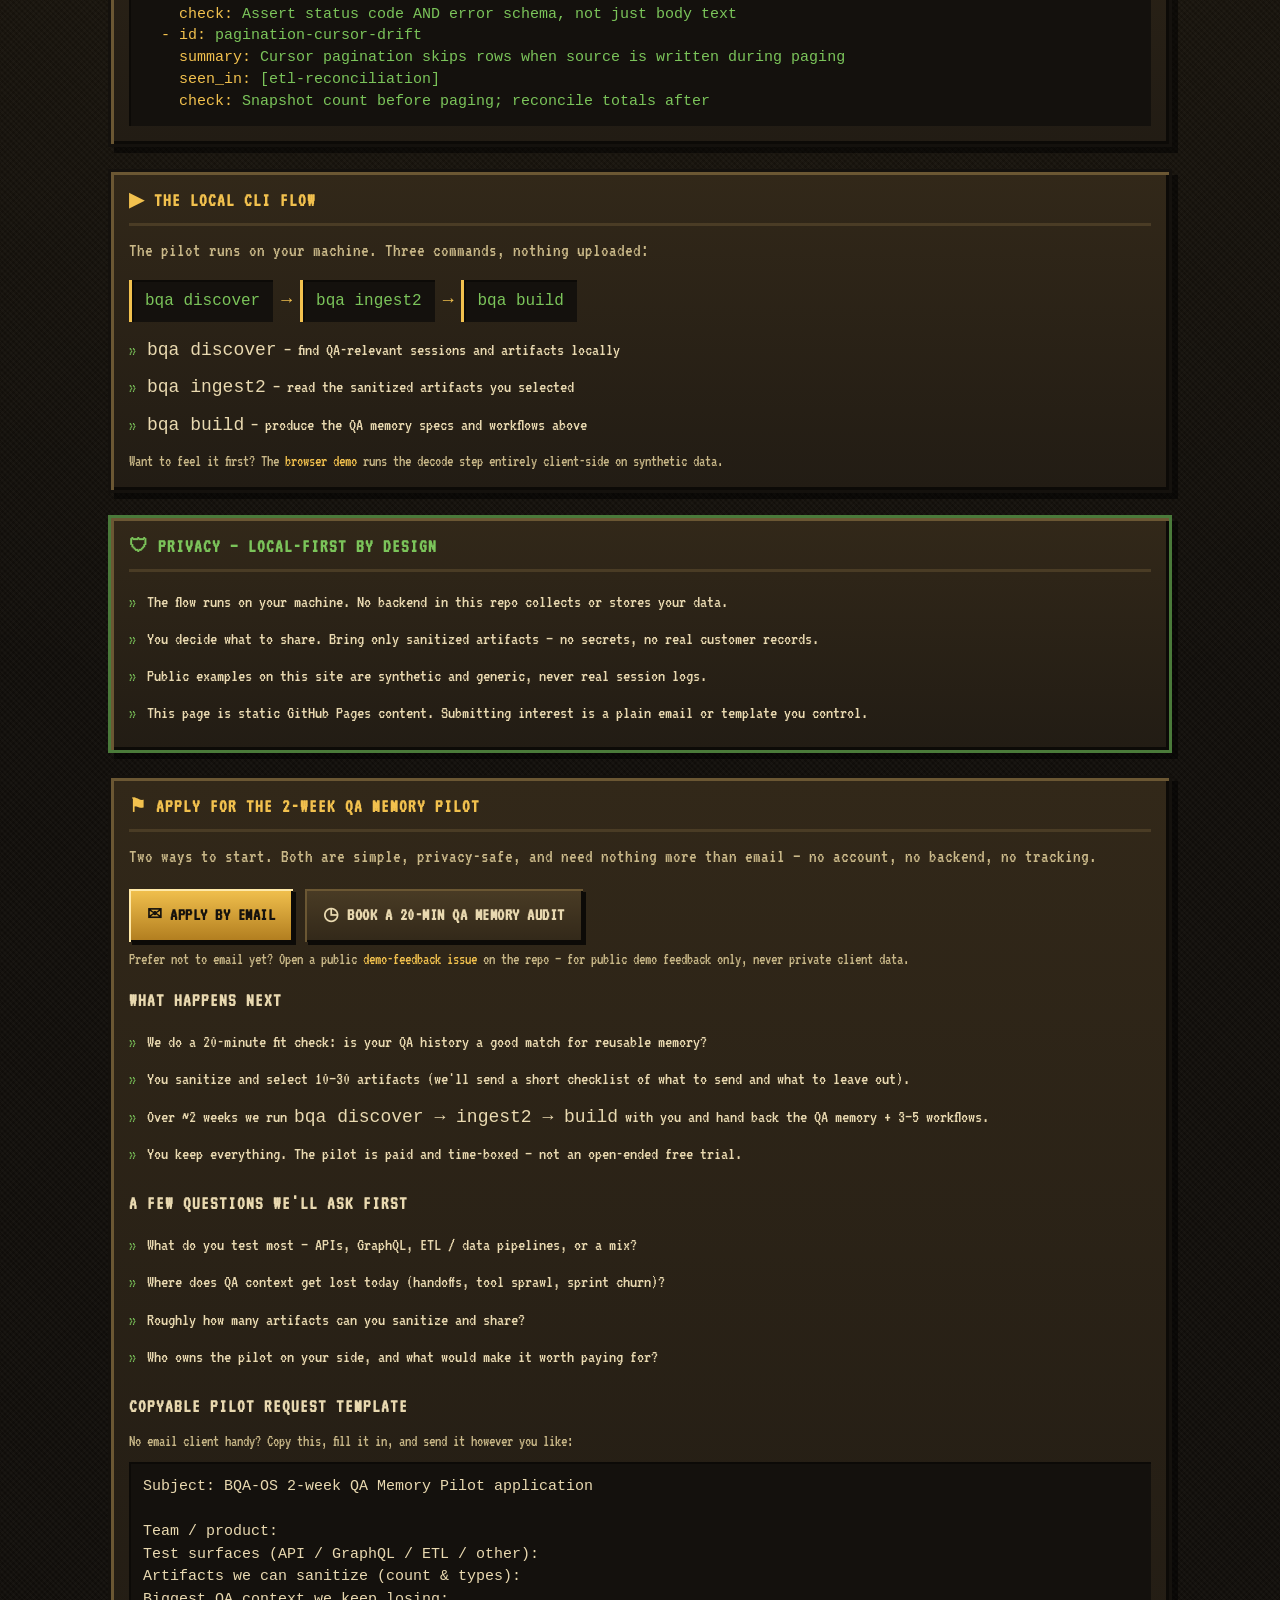
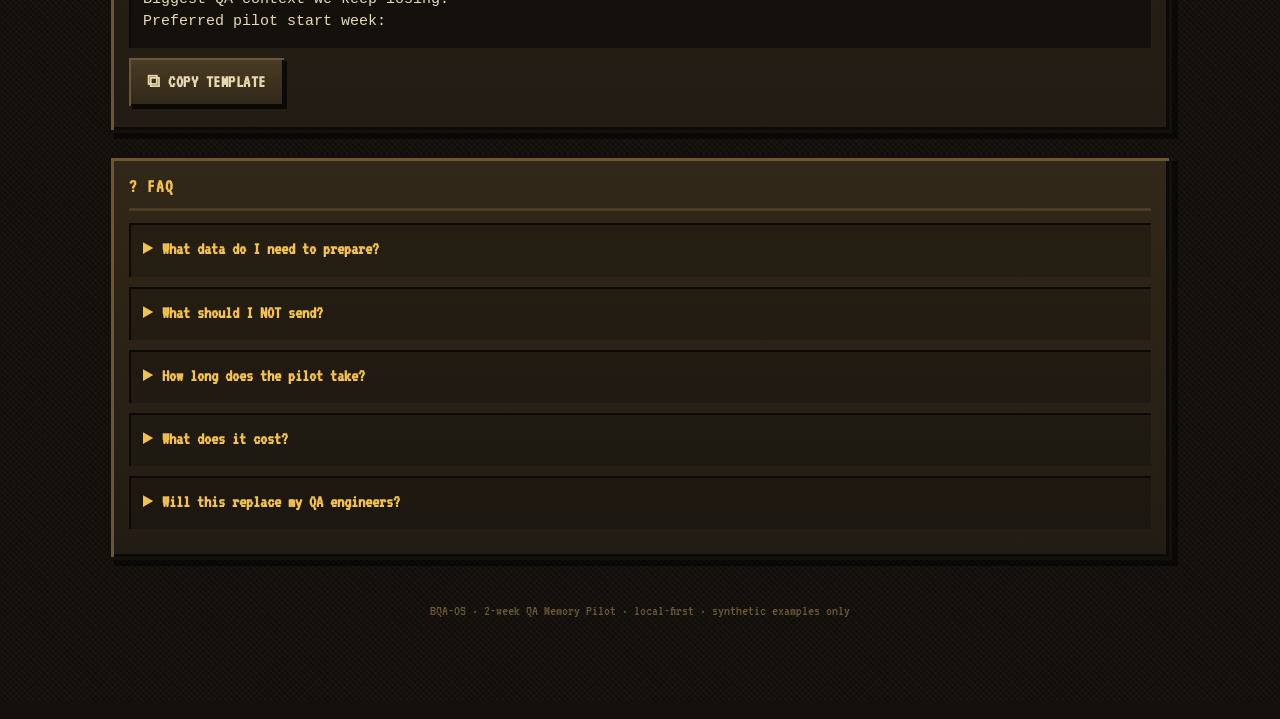
<file: docs/pilot.html>
<!doctype html>
<html lang="en">
<head>
  <meta charset="utf-8">
  <meta name="viewport" content="width=device-width, initial-scale=1">
  <title>BQA-OS · 2-Week QA Memory Pilot</title>
  <meta name="description" content="Turn scattered QA history into reusable QA memory. A 2-week, local-first QA Memory Pilot for QA teams testing APIs, GraphQL and data pipelines. Bring 10–30 sanitized QA artifacts, get reusable QA memory plus 3–5 workflows out.">
  <link rel="icon" type="image/svg+xml" href="assets/favicon.svg">
  <link rel="stylesheet" href="assets/pixel.css">
  <style>
    /* Page-local styles — kept inline to avoid pixel.css merge conflicts. */
    .hero { margin: 0 0 22px; }
    .hero .buyer { font-family: var(--font-body); font-size: 18px; color: var(--forest-bright); letter-spacing: 1px; text-transform: uppercase; margin: -2px 0 14px; }
    .hero p.lede { font-size: 20px; color: var(--parchment); max-width: 720px; }

    .cta-stack { display: flex; gap: 12px; flex-wrap: wrap; margin: 18px 0 6px; }
    .cta-stack .btn { font-size: 18px; padding: 14px 18px; }
    .cta-note { font-size: 16px; color: var(--parchment-dim); margin: 6px 0 0; }

    .cols2 { display: grid; gap: 18px; grid-template-columns: 1fr; }
    @media (min-width: 820px) { .cols2 { grid-template-columns: 1fr 1fr; align-items: start; } }
    .cols3 { display: grid; gap: 14px; grid-template-columns: 1fr; margin: 8px 0; }
    @media (min-width: 720px) { .cols3 { grid-template-columns: repeat(3, 1fr); } }

    .io { background: rgba(0,0,0,.25); padding: 14px; box-shadow: inset 2px 2px 0 var(--bevel-light), inset -2px -2px 0 var(--bevel-dark); }
    .io b { font-family: var(--font-body); font-weight: 700; text-transform: uppercase; font-size: 17px; color: var(--gold); display: block; margin-bottom: 8px; }
    .io small { font-size: 16px; color: var(--parchment-dim); }

    ul.list { list-style: none; padding: 0; margin: 0; }
    ul.list li { padding: 6px 0 6px 18px; position: relative; font-size: 18px; color: var(--parchment); }
    ul.list li::before { content: "»"; position: absolute; left: 0; color: var(--forest-bright); }

    ul.files { list-style: none; padding: 0; margin: 0; }
    ul.files li { padding: 6px 4px; border-bottom: 2px solid rgba(0,0,0,.3); font-size: 18px; }
    ul.files code { color: var(--gold); }

    .flow { display: flex; flex-wrap: wrap; gap: 8px; align-items: center; margin: 6px 0 4px; }
    .flow code { background: #14110d; color: var(--forest-bright); padding: 10px 13px; font-size: 16px; border-left: var(--px) solid var(--gold); box-shadow: inset 2px 2px 0 var(--bevel-dark); }
    .flow .arrow { color: var(--gold); font-size: 18px; }

    pre.yaml { background: var(--stone-900); color: var(--forest-bright); padding: 14px; overflow-x: auto; font-size: 15px; line-height: 1.45; box-shadow: inset 2px 2px 0 var(--bevel-dark); margin: 8px 0 0; }
    pre.yaml .k { color: var(--gold); }
    pre.yaml .c { color: var(--stone-500); }

    .privacy { border-color: var(--forest); }
    .privacy .panel-title { color: var(--forest-bright); }

    details.faq { background: rgba(0,0,0,.2); padding: 4px 14px; box-shadow: inset 2px 2px 0 var(--bevel-dark); margin: 0 0 10px; }
    details.faq summary { cursor: pointer; font-family: var(--font-body); font-weight: 700; font-size: 18px; color: var(--gold); padding: 10px 0; }
    details.faq p { font-size: 17px; margin: 0 0 12px; }

    .request-template { position: relative; }
    .request-template pre { background: var(--stone-900); color: var(--parchment); padding: 14px; overflow-x: auto; font-size: 15px; line-height: 1.5; box-shadow: inset 2px 2px 0 var(--bevel-dark); margin: 10px 0 0; white-space: pre-wrap; }

    .qual { font-size: 17px; }
    .qual li { padding-bottom: 6px; }
  </style>
</head>
<body>
  <div class="wrap">
    <div class="topbar">
      <div class="brand"><div class="sigil pixel"></div><b>BQA-OS · QA Memory Pilot</b></div>
      <nav class="nav">
        <a class="btn" href="#apply">⚑ Apply for pilot</a>
        <a class="btn secondary" href="index.html">⬆ Demo</a>
        <a class="btn secondary" href="game.html">⚔ Battle</a>
        <a class="btn secondary" href="https://github.com/mshegolev/bqa-os">Repo</a>
      </nav>
    </div>

    <!-- 1 · Hero ------------------------------------------------ -->
    <section class="hero">
      <p class="eyebrow">2-week QA Memory Pilot · local-first</p>
      <h1>Turn scattered QA history into reusable QA memory</h1>
      <p class="buyer">For QA teams testing APIs, GraphQL and data pipelines</p>
      <p class="lede">Your team has already done the hard QA work — bug reports, regression notes,
        debugging sessions and the prompts that actually worked. BQA-OS turns that history into a
        structured, reusable QA memory and a handful of workflows your team can run again.</p>
      <div class="cta-stack">
        <a class="btn" href="#apply">⚑ Apply for the 2-week paid pilot</a>
        <a class="btn secondary" href="#audit">◷ Book a 20-min QA Memory Audit</a>
      </div>
      <p class="cta-note">No backend, no data leaves your machine during the demo. See the
        <a href="index.html">live demo</a> or the <a href="game.html">Agent Citadel battle</a>.</p>
    </section>

    <!-- 2 · Problem -------------------------------------------- -->
    <section class="panel">
      <div class="panel-title">◆ The problem</div>
      <p>QA knowledge is real, but it is scattered. Bug reports live in the tracker, regression
        notes in a wiki, debugging context in chat threads, and the prompts that unblocked a tricky
        test only exist in someone's terminal history. When people switch teams or the sprint moves
        on, that context is lost and the next engineer re-discovers the same bug from scratch.</p>
      <div class="cols3">
        <div class="io"><b>Scattered</b><small>Bug reports, regression notes, prompts and session logs sit in five different tools.</small></div>
        <div class="io"><b>Lost on handoff</b><small>QA context walks out the door when people change teams or projects.</small></div>
        <div class="io"><b>Re-done work</b><small>The same API contract bug or ETL reconciliation gap gets re-investigated each quarter.</small></div>
      </div>
    </section>

    <!-- 3 · Pilot offer (input -> output) ---------------------- -->
    <section class="panel">
      <div class="panel-title">⚑ The pilot — input → output</div>
      <p>A focused, time-boxed engagement. You bring sanitized QA artifacts; we run the local-first
        BQA-OS flow with you and hand back a reusable QA memory plus a few workflows.</p>
      <div class="cols2">
        <div class="io">
          <b>You bring in (10–30 sanitized artifacts)</b>
          <ul class="list">
            <li>Bug reports / defect write-ups</li>
            <li>Regression checklists and test notes</li>
            <li>API / GraphQL contract or functional test notes</li>
            <li>ETL / data-quality validation findings</li>
            <li>Sanitized debugging or QA session transcripts</li>
            <li>Prompts that actually worked for your team</li>
          </ul>
        </div>
        <div class="io">
          <b>You get out (reusable QA memory + 3–5 workflows)</b>
          <ul class="files">
            <li><code>project_profile.yaml</code> — what this product is and how it's tested</li>
            <li><code>common_bugs.yaml</code> — recurring failure patterns</li>
            <li><code>graphql_patterns.yaml</code> — GraphQL functional test patterns</li>
            <li><code>etl_patterns.yaml</code> — ETL / data-quality validation patterns</li>
            <li><code>successful_prompts.yaml</code> — prompts that produced good QA output</li>
          </ul>
        </div>
      </div>
    </section>

    <!-- 4 · Example output ------------------------------------- -->
    <section class="panel">
      <div class="panel-title">◆ Example output (illustrative / synthetic)</div>
      <p>A generated knowledge artifact looks roughly like this. The example below is generic and
        synthetic — it contains no real customer data:</p>
      <pre class="yaml"><span class="c"># common_bugs.yaml — illustrative example, synthetic data</span>
<span class="k">domain:</span> api
<span class="k">patterns:</span>
  <span class="k">- id:</span> wrong-http-status-on-validation-error
    <span class="k">summary:</span> Endpoint returns 200 with an error body instead of 4xx
    <span class="k">seen_in:</span> [contract-tests, regression]
    <span class="k">check:</span> Assert status code AND error schema, not just body text
  <span class="k">- id:</span> pagination-cursor-drift
    <span class="k">summary:</span> Cursor pagination skips rows when source is written during paging
    <span class="k">seen_in:</span> [etl-reconciliation]
    <span class="k">check:</span> Snapshot count before paging; reconcile totals after</pre>
    </section>

    <!-- 5 · Demo flow ------------------------------------------ -->
    <section class="panel">
      <div class="panel-title">▶ The local CLI flow</div>
      <p>The pilot runs on your machine. Three commands, nothing uploaded:</p>
      <div class="flow">
        <code>bqa discover</code><span class="arrow">→</span>
        <code>bqa ingest2</code><span class="arrow">→</span>
        <code>bqa build</code>
      </div>
      <ul class="list" style="margin-top:10px">
        <li><code>bqa discover</code> — find QA-relevant sessions and artifacts locally</li>
        <li><code>bqa ingest2</code> — read the sanitized artifacts you selected</li>
        <li><code>bqa build</code> — produce the QA memory specs and workflows above</li>
      </ul>
      <p class="cta-note">Want to feel it first? The <a href="index.html">browser demo</a> runs the
        decode step entirely client-side on synthetic data.</p>
    </section>

    <!-- 6 · Privacy -------------------------------------------- -->
    <section class="panel privacy">
      <div class="panel-title">🛡 Privacy — local-first by design</div>
      <ul class="list">
        <li>The flow runs on your machine. No backend in this repo collects or stores your data.</li>
        <li>You decide what to share. Bring only sanitized artifacts — no secrets, no real customer records.</li>
        <li>Public examples on this site are synthetic and generic, never real session logs.</li>
        <li>This page is static GitHub Pages content. Submitting interest is a plain email or template you control.</li>
      </ul>
    </section>

    <!-- 7 · CTA / lead capture --------------------------------- -->
    <section class="panel" id="apply">
      <div class="panel-title">⚑ Apply for the 2-week QA Memory Pilot</div>
      <p>Two ways to start. Both are simple, privacy-safe, and need nothing more than email — no
        account, no backend, no tracking.</p>

      <div class="cta-stack">
        <a class="btn" href="mailto:mshegolev@gmail.com?subject=BQA-OS%202-week%20QA%20Memory%20Pilot%20application&amp;body=Team%2Fproduct%3A%20%0ATest%20surfaces%20(API%2FGraphQL%2FETL%2Fother)%3A%20%0AArtifacts%20we%20can%20sanitize%20(count%20%26%20types)%3A%20%0ABiggest%20QA%20context%20we%20keep%20losing%3A%20%0APreferred%20pilot%20start%20week%3A%20">
          ✉ Apply by email
        </a>
        <a class="btn secondary" id="audit" href="mailto:mshegolev@gmail.com?subject=BQA-OS%2020-min%20QA%20Memory%20Audit&amp;body=Team%2Fproduct%3A%20%0AWhat%20we%20test%20most%3A%20%0ATwo%20time%20slots%20that%20work%3A%20">
          ◷ Book a 20-min QA Memory Audit
        </a>
      </div>
      <p class="cta-note">Prefer not to email yet? Open a public
        <a href="https://github.com/mshegolev/bqa-os/issues/new">demo-feedback issue</a> on the repo
        — for public demo feedback only, never private client data.</p>

      <h3 style="margin-top:18px">What happens next</h3>
      <ul class="list qual">
        <li>We do a 20-minute fit check: is your QA history a good match for reusable memory?</li>
        <li>You sanitize and select 10–30 artifacts (we'll send a short checklist of what to send and what to leave out).</li>
        <li>Over ~2 weeks we run <code>bqa discover → ingest2 → build</code> with you and hand back the QA memory + 3–5 workflows.</li>
        <li>You keep everything. The pilot is paid and time-boxed — not an open-ended free trial.</li>
      </ul>

      <h3 style="margin-top:18px">A few questions we'll ask first</h3>
      <ul class="list qual">
        <li>What do you test most — APIs, GraphQL, ETL / data pipelines, or a mix?</li>
        <li>Where does QA context get lost today (handoffs, tool sprawl, sprint churn)?</li>
        <li>Roughly how many artifacts can you sanitize and share?</li>
        <li>Who owns the pilot on your side, and what would make it worth paying for?</li>
      </ul>

      <h3 style="margin-top:18px">Copyable pilot request template</h3>
      <p class="cta-note">No email client handy? Copy this, fill it in, and send it however you like:</p>
      <div class="request-template">
        <pre id="tpl">Subject: BQA-OS 2-week QA Memory Pilot application

Team / product:
Test surfaces (API / GraphQL / ETL / other):
Artifacts we can sanitize (count &amp; types):
Biggest QA context we keep losing:
Preferred pilot start week:</pre>
        <div class="cta-stack" style="margin-top:10px">
          <button class="btn secondary" onclick="navigator.clipboard.writeText(document.getElementById('tpl').textContent).then(()=>{this.textContent='Copied ✓';setTimeout(()=>{this.textContent='⧉ Copy template'},1500)})">⧉ Copy template</button>
        </div>
      </div>
    </section>

    <!-- 8 · FAQ ------------------------------------------------ -->
    <section class="panel">
      <div class="panel-title">? FAQ</div>
      <details class="faq">
        <summary>What data do I need to prepare?</summary>
        <p>10–30 sanitized QA artifacts: bug reports, regression checklists, test notes, sanitized
          QA/debugging sessions, and any prompts that worked well. Quality beats volume.</p>
      </details>
      <details class="faq">
        <summary>What should I NOT send?</summary>
        <p>No secrets, credentials, tokens, or real customer records. No raw production logs. If an
          artifact can't be sanitized in a couple of minutes, leave it out — we'd rather have less
          data than risky data.</p>
      </details>
      <details class="faq">
        <summary>How long does the pilot take?</summary>
        <p>About two weeks, time-boxed. A 20-minute fit check first, then the build runs over the
          following days with a working session or two.</p>
      </details>
      <details class="faq">
        <summary>What does it cost?</summary>
        <p>The pilot is paid and scoped to a fixed fee — not an open-ended free trial. We share the
          current pilot price on the fit-check call so it matches your scope. (Pricing is a working
          hypothesis while we run the first pilots.)</p>
      </details>
      <details class="faq">
        <summary>Will this replace my QA engineers?</summary>
        <p>No. BQA-OS captures and reuses QA knowledge so your team moves faster — it does not run
          autonomous QA or replace engineers, and the MVP does not ship enterprise integrations.</p>
      </details>
    </section>

    <footer class="foot">BQA-OS · 2-week QA Memory Pilot · local-first · synthetic examples only</footer>
  </div>
</body>
</html>
</file>
<file: docs/assets/pixel.css>
/* ============================================================
   BQA-OS — 90s pixel-art RTS design system
   Shared by the demo pages (upload flow, agent map).
   No build step, no framework. Works opened from file://.
   ============================================================ */

@import url("https://fonts.googleapis.com/css2?family=Press+Start+2P&family=VT323&display=swap");

:root {
  /* Limited "strategy game" palette ------------------------- */
  --stone-900: #14110d;
  --stone-800: #221c14;
  --stone-700: #322819;
  --stone-600: #4a3c25;
  --stone-500: #6b5733;
  --parchment: #e9d9b0;
  --parchment-dim: #c9b888;
  --gold: #f2c14e;
  --gold-deep: #b07c1e;
  --blood: #c0392b;
  --forest: #4a7a3a;
  --forest-bright: #7bc45a;
  --sky: #4a78b5;
  --sky-bright: #6fb3e0;
  --mana: #8e6fc4;
  --bone: #f4eddc;

  /* Faction / state accents -------------------------------- */
  --c-owner: var(--gold);
  --c-architect: var(--sky-bright);
  --c-developer: var(--forest-bright);
  --c-qa: var(--mana);
  --c-reviewer: var(--blood);

  --bevel-light: #6b5733;
  --bevel-dark: #0c0a07;

  --font-display: "Press Start 2P", monospace;
  --font-body: "VT323", "Courier New", monospace;

  --px: 3px;
}

* { box-sizing: border-box; }

html { -webkit-text-size-adjust: 100%; }

body {
  margin: 0;
  min-height: 100vh;
  font-family: var(--font-body);
  font-size: 19px;
  line-height: 1.4;
  color: var(--parchment);
  background-color: var(--stone-900);
  /* Tiled checker "dither" terrain + radial vignette */
  background-image:
    radial-gradient(circle at 50% 0%, rgba(242,193,78,.10), transparent 60%),
    repeating-linear-gradient(45deg, rgba(255,255,255,.018) 0 2px, transparent 2px 4px),
    repeating-linear-gradient(-45deg, rgba(0,0,0,.22) 0 2px, transparent 2px 4px);
  image-rendering: pixelated;
  -webkit-font-smoothing: none;
  font-smooth: never;
}

/* CRT scanline + flicker overlay -------------------------- */
body::after {
  content: "";
  position: fixed;
  inset: 0;
  pointer-events: none;
  z-index: 9999;
  background:
    repeating-linear-gradient(0deg, rgba(0,0,0,.16) 0 1px, transparent 1px 3px),
    radial-gradient(circle at 50% 50%, transparent 60%, rgba(0,0,0,.45) 100%);
  mix-blend-mode: multiply;
}

img, canvas, .pixel { image-rendering: pixelated; }

/* Typography ---------------------------------------------- */
/* Press Start 2P only for the big H1 (it's hard to read small);
   everything else uses the very legible VT323 pixel font, larger. */
h1, .display {
  font-family: var(--font-display);
  color: var(--gold);
  line-height: 1.5;
  text-transform: uppercase;
  letter-spacing: .5px;
  text-shadow: var(--px) var(--px) 0 var(--bevel-dark);
  margin: 0 0 .6em;
}
h2, h3 {
  font-family: var(--font-body);
  color: var(--gold);
  text-transform: uppercase;
  letter-spacing: 1px;
  margin: 0 0 .5em;
  font-weight: 700;
}
h1 { font-size: clamp(16px, 2.7vw, 24px); }
h2 { font-size: clamp(20px, 2.4vw, 26px); }
h3 { font-size: 19px; color: var(--parchment); }

a { color: var(--gold); text-decoration: none; }
a:hover { color: var(--bone); text-decoration: underline; }

p { margin: 0 0 .8em; color: var(--parchment-dim); }

.eyebrow {
  font-family: var(--font-body);
  font-size: 16px;
  color: var(--forest-bright);
  letter-spacing: 2px;
  text-transform: uppercase;
}

/* Layout -------------------------------------------------- */
.wrap { max-width: 1100px; margin: 0 auto; padding: 28px 18px 80px; }

.topbar {
  display: flex;
  align-items: center;
  justify-content: space-between;
  gap: 12px;
  flex-wrap: wrap;
  margin-bottom: 22px;
}
.brand { display: flex; align-items: center; gap: 12px; }
.brand .sigil {
  width: 32px; height: 32px;
  background:
    conic-gradient(from 45deg, var(--gold), var(--gold-deep), var(--gold));
  box-shadow: inset -3px -3px 0 var(--bevel-dark), inset 3px 3px 0 #ffe9a8;
}
.brand b { font-family: var(--font-display); font-size: 11px; color: var(--bone); }
.nav { display: flex; gap: 6px; flex-wrap: wrap; }

/* Beveled "panel" — the core RTS UI surface --------------- */
.panel {
  position: relative;
  background:
    linear-gradient(180deg, var(--stone-700), var(--stone-800));
  border: var(--px) solid var(--stone-900);
  box-shadow:
    inset 3px 3px 0 var(--bevel-light),
    inset -3px -3px 0 var(--bevel-dark),
    6px 6px 0 rgba(0,0,0,.5);
  padding: 18px;
}
.panel + .panel { margin-top: 22px; }
.panel-title {
  font-family: var(--font-body);
  font-size: 19px; font-weight: 700;
  color: var(--gold);
  text-transform: uppercase; letter-spacing: 1px;
  border-bottom: var(--px) solid var(--stone-600);
  padding-bottom: 8px;
  margin: -2px 0 12px;
  display: flex; align-items: center; gap: 8px;
}

/* Buttons ------------------------------------------------- */
.btn {
  font-family: var(--font-body);
  font-size: 17px; font-weight: 700; letter-spacing: .5px;
  color: var(--stone-900);
  background: linear-gradient(180deg, var(--gold) 0%, var(--gold-deep) 100%);
  border: none;
  padding: 10px 14px;
  cursor: pointer;
  text-transform: uppercase;
  box-shadow: inset 2px 2px 0 #ffe9a8, inset -2px -2px 0 var(--bevel-dark), 3px 3px 0 var(--bevel-dark);
  transition: transform .04s steps(1);
}
.btn:hover { filter: brightness(1.08); }
.btn:active { transform: translate(3px, 3px); box-shadow: inset 2px 2px 0 #ffe9a8, inset -2px -2px 0 var(--bevel-dark); }
.btn.secondary {
  color: var(--parchment);
  background: linear-gradient(180deg, var(--stone-600), var(--stone-700));
  box-shadow: inset 2px 2px 0 var(--bevel-light), inset -2px -2px 0 var(--bevel-dark), 3px 3px 0 var(--bevel-dark);
}
.btn:disabled { opacity: .45; cursor: not-allowed; transform: none; }

/* Pixel chips / badges ------------------------------------ */
.chip {
  display: inline-block;
  font-family: var(--font-body);
  font-size: 14px; letter-spacing: .5px;
  padding: 3px 7px;
  color: var(--stone-900);
  background: var(--parchment-dim);
  box-shadow: inset -2px -2px 0 rgba(0,0,0,.35);
  text-transform: uppercase;
  letter-spacing: 1px;
}

/* HP-style stat bar --------------------------------------- */
.bar {
  height: 16px;
  background: var(--stone-900);
  box-shadow: inset 2px 2px 0 var(--bevel-dark);
  overflow: hidden;
}
.bar > span {
  display: block; height: 100%;
  background: repeating-linear-gradient(90deg, var(--forest-bright) 0 6px, var(--forest) 6px 8px);
  transition: width .5s steps(12);
}

footer.foot {
  margin-top: 40px;
  font-size: 15px;
  color: var(--stone-500);
  text-align: center;
}

/* Utility ------------------------------------------------- */
.grid { display: grid; gap: 16px; }
.muted { color: var(--stone-500); }
.center { text-align: center; }
.scroll { max-height: 320px; overflow: auto; }
::-webkit-scrollbar { width: 12px; height: 12px; }
::-webkit-scrollbar-track { background: var(--stone-900); }
::-webkit-scrollbar-thumb { background: var(--stone-600); box-shadow: inset 2px 2px 0 var(--bevel-light), inset -2px -2px 0 var(--bevel-dark); }

@media (prefers-reduced-motion: reduce) {
  * { animation: none !important; transition: none !important; }
}
</file>
<file: site/pilot/styles.css>
:root {
  --bg: #f6f8fb;
  --bg-strong: #ffffff;
  --ink: #121826;
  --muted: #556173;
  --muted-strong: #384456;
  --line: #dfe5ee;
  --blue: #2457d6;
  --blue-dark: #153a94;
  --green: #14a66f;
  --green-soft: #e5f8f0;
  --panel: #edf3ff;
  --shadow: 0 24px 60px rgba(18, 24, 38, 0.12);
  --radius: 8px;
  --max: 1160px;
}

* {
  box-sizing: border-box;
}

html {
  scroll-behavior: smooth;
}

body {
  margin: 0;
  color: var(--ink);
  background: var(--bg);
  font-family:
    Inter, ui-sans-serif, system-ui, -apple-system, BlinkMacSystemFont, "Segoe UI",
    sans-serif;
  line-height: 1.5;
}

a {
  color: inherit;
  text-decoration: none;
}

button {
  font: inherit;
}

.site-header {
  position: sticky;
  top: 0;
  z-index: 20;
  display: flex;
  align-items: center;
  justify-content: space-between;
  gap: 24px;
  min-height: 72px;
  padding: 16px max(24px, calc((100vw - var(--max)) / 2));
  background: rgba(246, 248, 251, 0.9);
  border-bottom: 1px solid rgba(223, 229, 238, 0.82);
  backdrop-filter: blur(18px);
}

.brand,
.nav-links,
.hero-actions,
.fit-list,
.scenario-tabs,
.site-footer {
  display: flex;
  align-items: center;
}

.brand {
  gap: 10px;
  font-weight: 800;
  letter-spacing: 0;
}

.brand-mark {
  display: grid;
  width: 34px;
  height: 34px;
  place-items: center;
  color: #ffffff;
  background: linear-gradient(135deg, var(--blue), var(--green));
  border-radius: 8px;
  font-size: 17px;
  line-height: 1;
}

.nav-links {
  gap: 22px;
  color: var(--muted-strong);
  font-size: 14px;
  font-weight: 650;
}

.nav-links a,
.nav-cta,
.button,
.scenario-button {
  transition:
    background 180ms ease,
    border-color 180ms ease,
    color 180ms ease,
    transform 180ms ease;
}

.nav-links a:hover,
.nav-links a:focus-visible {
  color: var(--blue);
}

.nav-cta,
.button {
  display: inline-flex;
  align-items: center;
  justify-content: center;
  min-height: 44px;
  padding: 0 18px;
  border-radius: var(--radius);
  font-size: 14px;
  font-weight: 760;
  line-height: 1.1;
}

.nav-cta,
.button-primary {
  color: #ffffff;
  background: var(--blue);
  box-shadow: 0 12px 26px rgba(36, 87, 214, 0.22);
}

.nav-cta:hover,
.nav-cta:focus-visible,
.button-primary:hover,
.button-primary:focus-visible {
  background: var(--blue-dark);
  transform: translateY(-1px);
}

.button-secondary {
  color: var(--blue-dark);
  background: #ffffff;
  border: 1px solid var(--line);
}

.button-secondary:hover,
.button-secondary:focus-visible {
  border-color: #b8c7e7;
  transform: translateY(-1px);
}

.hero {
  display: grid;
  grid-template-columns: minmax(0, 0.9fr) minmax(420px, 1.1fr);
  gap: 54px;
  align-items: center;
  max-width: var(--max);
  min-height: calc(100vh - 72px);
  margin: 0 auto;
  padding: 76px 24px 64px;
}

.hero h1,
.section-heading h2,
.final-cta h2 {
  margin: 0;
  letter-spacing: 0;
  line-height: 1.02;
}

.hero h1 {
  max-width: 700px;
  font-size: clamp(46px, 6vw, 76px);
}

.hero-copy > p {
  max-width: 620px;
  margin: 24px 0 0;
  color: var(--muted);
  font-size: 20px;
  line-height: 1.58;
}

.hero-actions {
  flex-wrap: wrap;
  gap: 12px;
  margin-top: 32px;
}

.fit-list {
  flex-wrap: wrap;
  gap: 10px;
  margin: 28px 0 0;
  padding: 0;
  color: var(--muted-strong);
  font-size: 13px;
  font-weight: 700;
  list-style: none;
}

.fit-list li {
  padding: 8px 10px;
  background: #ffffff;
  border: 1px solid var(--line);
  border-radius: var(--radius);
}

.hero-visual {
  min-width: 0;
}

.browser-shell {
  overflow: hidden;
  background: var(--bg-strong);
  border: 1px solid #d8e2ef;
  border-radius: 8px;
  box-shadow: var(--shadow);
}

.browser-bar {
  display: flex;
  gap: 7px;
  align-items: center;
  height: 42px;
  padding: 0 16px;
  background: #f0f4fa;
  border-bottom: 1px solid var(--line);
}

.browser-bar span {
  width: 10px;
  height: 10px;
  background: #aab5c5;
  border-radius: 50%;
}

.workflow-grid {
  display: grid;
  grid-template-columns: minmax(145px, 1fr) 28px minmax(145px, 1fr) 28px minmax(145px, 1fr);
  gap: 14px;
  padding: 20px;
}

.workflow-column,
.demo-card,
.start-panel,
.output-card,
.audience-grid article,
.timeline article {
  background: #ffffff;
  border: 1px solid var(--line);
  border-radius: var(--radius);
}

.workflow-column {
  min-height: 320px;
  padding: 18px;
}

.workflow-column h2 {
  margin: 7px 0 16px;
  font-size: 20px;
  line-height: 1.18;
}

.workflow-column ul,
.workflow-column ol,
.start-panel ul {
  display: grid;
  gap: 12px;
  margin: 0;
  padding-left: 18px;
  color: var(--muted-strong);
  font-size: 14px;
}

.workflow-arrow {
  display: grid;
  place-items: center;
  color: var(--green);
  font-size: 25px;
  font-weight: 900;
}

.panel-label,
.card-topline,
.timeline span,
.input-row span {
  color: var(--blue);
  font-size: 12px;
  font-weight: 850;
  letter-spacing: 0;
  text-transform: uppercase;
}

.knowledge-card,
.mini-report {
  display: grid;
  gap: 12px;
}

.knowledge-card {
  margin-top: 12px;
  padding: 12px;
  background: var(--panel);
  border-radius: var(--radius);
}

.knowledge-card span,
.mini-report span {
  color: var(--muted);
  font-size: 12px;
  font-weight: 720;
}

.knowledge-card strong,
.mini-report strong {
  display: block;
  margin-top: 4px;
  font-size: 15px;
}

.section {
  max-width: var(--max);
  margin: 0 auto;
  padding: 82px 24px;
}

.section-tight {
  padding-top: 56px;
}

.section-heading {
  max-width: 760px;
  margin: 0 auto 34px;
  text-align: center;
}

.section-heading.align-left {
  margin-right: 0;
  margin-left: 0;
  text-align: left;
}

.section-heading h2,
.final-cta h2 {
  font-size: clamp(32px, 4vw, 50px);
}

.section-heading p,
.final-cta p {
  margin: 16px 0 0;
  color: var(--muted);
  font-size: 18px;
}

.audience-grid,
.output-grid,
.timeline {
  display: grid;
  gap: 18px;
}

.audience-grid {
  grid-template-columns: repeat(auto-fit, minmax(240px, 1fr));
}

.audience-grid article,
.timeline article {
  padding: 24px;
}

.audience-grid h3,
.output-card h3,
.timeline h3,
.start-panel h3,
.demo-card h3 {
  margin: 0;
  font-size: 22px;
  line-height: 1.2;
}

.audience-grid p,
.output-card p,
.timeline p,
.demo-card p {
  margin: 12px 0 0;
  color: var(--muted);
}

.split-section {
  display: grid;
  grid-template-columns: minmax(0, 0.85fr) minmax(360px, 1fr);
  gap: 48px;
  align-items: start;
}

.input-stack {
  display: grid;
  gap: 12px;
}

.input-row {
  display: grid;
  grid-template-columns: 48px minmax(0, 1fr);
  gap: 16px;
  align-items: center;
  min-height: 72px;
  padding: 16px 18px;
  background: #ffffff;
  border: 1px solid var(--line);
  border-radius: var(--radius);
}

.input-row p {
  margin: 0;
  color: var(--muted-strong);
  font-weight: 680;
}

.output-section {
  max-width: none;
  background: #101827;
}

.output-section .section-heading,
.output-grid {
  max-width: var(--max);
}

.output-section .section-heading {
  color: #ffffff;
}

.output-section .section-heading p {
  color: #bfcbda;
}

.output-grid {
  grid-template-columns: 1.1fr 1fr 1fr;
  margin: 0 auto;
}

.output-card {
  padding: 26px;
  color: var(--ink);
}

.primary-output {
  background: linear-gradient(145deg, #eaf1ff, #e8f9f1);
}

.demo-section {
  display: grid;
  grid-template-columns: minmax(0, 0.75fr) minmax(360px, 1fr);
  gap: 40px;
  align-items: start;
}

.demo-layout {
  display: grid;
  gap: 14px;
}

.scenario-tabs {
  flex-wrap: wrap;
  gap: 8px;
}

.scenario-button {
  min-height: 40px;
  padding: 0 14px;
  color: var(--muted-strong);
  background: #ffffff;
  border: 1px solid var(--line);
  border-radius: var(--radius);
  cursor: pointer;
  font-size: 14px;
  font-weight: 760;
}

.scenario-button:hover,
.scenario-button:focus-visible,
.scenario-button.is-active {
  color: #ffffff;
  background: var(--blue);
  border-color: var(--blue);
}

.demo-card {
  padding: 26px;
}

.mini-report {
  grid-template-columns: repeat(auto-fit, minmax(160px, 1fr));
  margin-top: 22px;
}

.mini-report div {
  padding: 16px;
  background: var(--green-soft);
  border-radius: var(--radius);
}

.timeline {
  grid-template-columns: repeat(auto-fit, minmax(220px, 1fr));
}

.timeline article {
  min-height: 210px;
}

.timeline h3 {
  margin-top: 12px;
}

.final-cta {
  display: grid;
  grid-template-columns: minmax(0, 1fr) minmax(320px, 420px);
  gap: 42px;
  align-items: center;
  max-width: var(--max);
  margin: 0 auto 56px;
  padding: 48px 24px;
}

.start-panel {
  padding: 26px;
  box-shadow: 0 18px 46px rgba(18, 24, 38, 0.09);
}

.start-panel ul {
  margin: 18px 0 22px;
}

.copy-status {
  min-height: 21px;
  margin: 12px 0 0;
  color: var(--green);
  font-size: 14px;
  font-weight: 760;
}

.site-footer {
  justify-content: space-between;
  gap: 18px;
  max-width: var(--max);
  margin: 0 auto;
  padding: 28px 24px 42px;
  color: var(--muted);
  border-top: 1px solid var(--line);
  font-size: 14px;
}

.site-footer span:first-child {
  color: var(--ink);
  font-weight: 800;
}

@media (max-width: 980px) {
  .site-header {
    position: static;
  }

  .hero,
  .split-section,
  .demo-section,
  .final-cta {
    grid-template-columns: 1fr;
  }

  .hero {
    min-height: auto;
    padding-top: 54px;
  }

  .workflow-grid,
  .output-grid {
    grid-template-columns: 1fr;
  }

  .workflow-arrow {
    transform: rotate(90deg);
  }

  .workflow-column {
    min-height: auto;
  }
}

@media (max-width: 720px) {
  .site-header {
    align-items: flex-start;
    flex-direction: column;
  }

  .nav-links {
    flex-wrap: wrap;
  }

  .nav-cta {
    width: 100%;
  }

  .hero h1 {
    font-size: 40px;
  }

  .hero-copy > p,
  .section-heading p,
  .final-cta p {
    font-size: 16px;
  }

  .section,
  .final-cta {
    padding-top: 56px;
    padding-bottom: 56px;
  }

  .site-footer {
    align-items: flex-start;
    flex-direction: column;
  }
}
</file>
